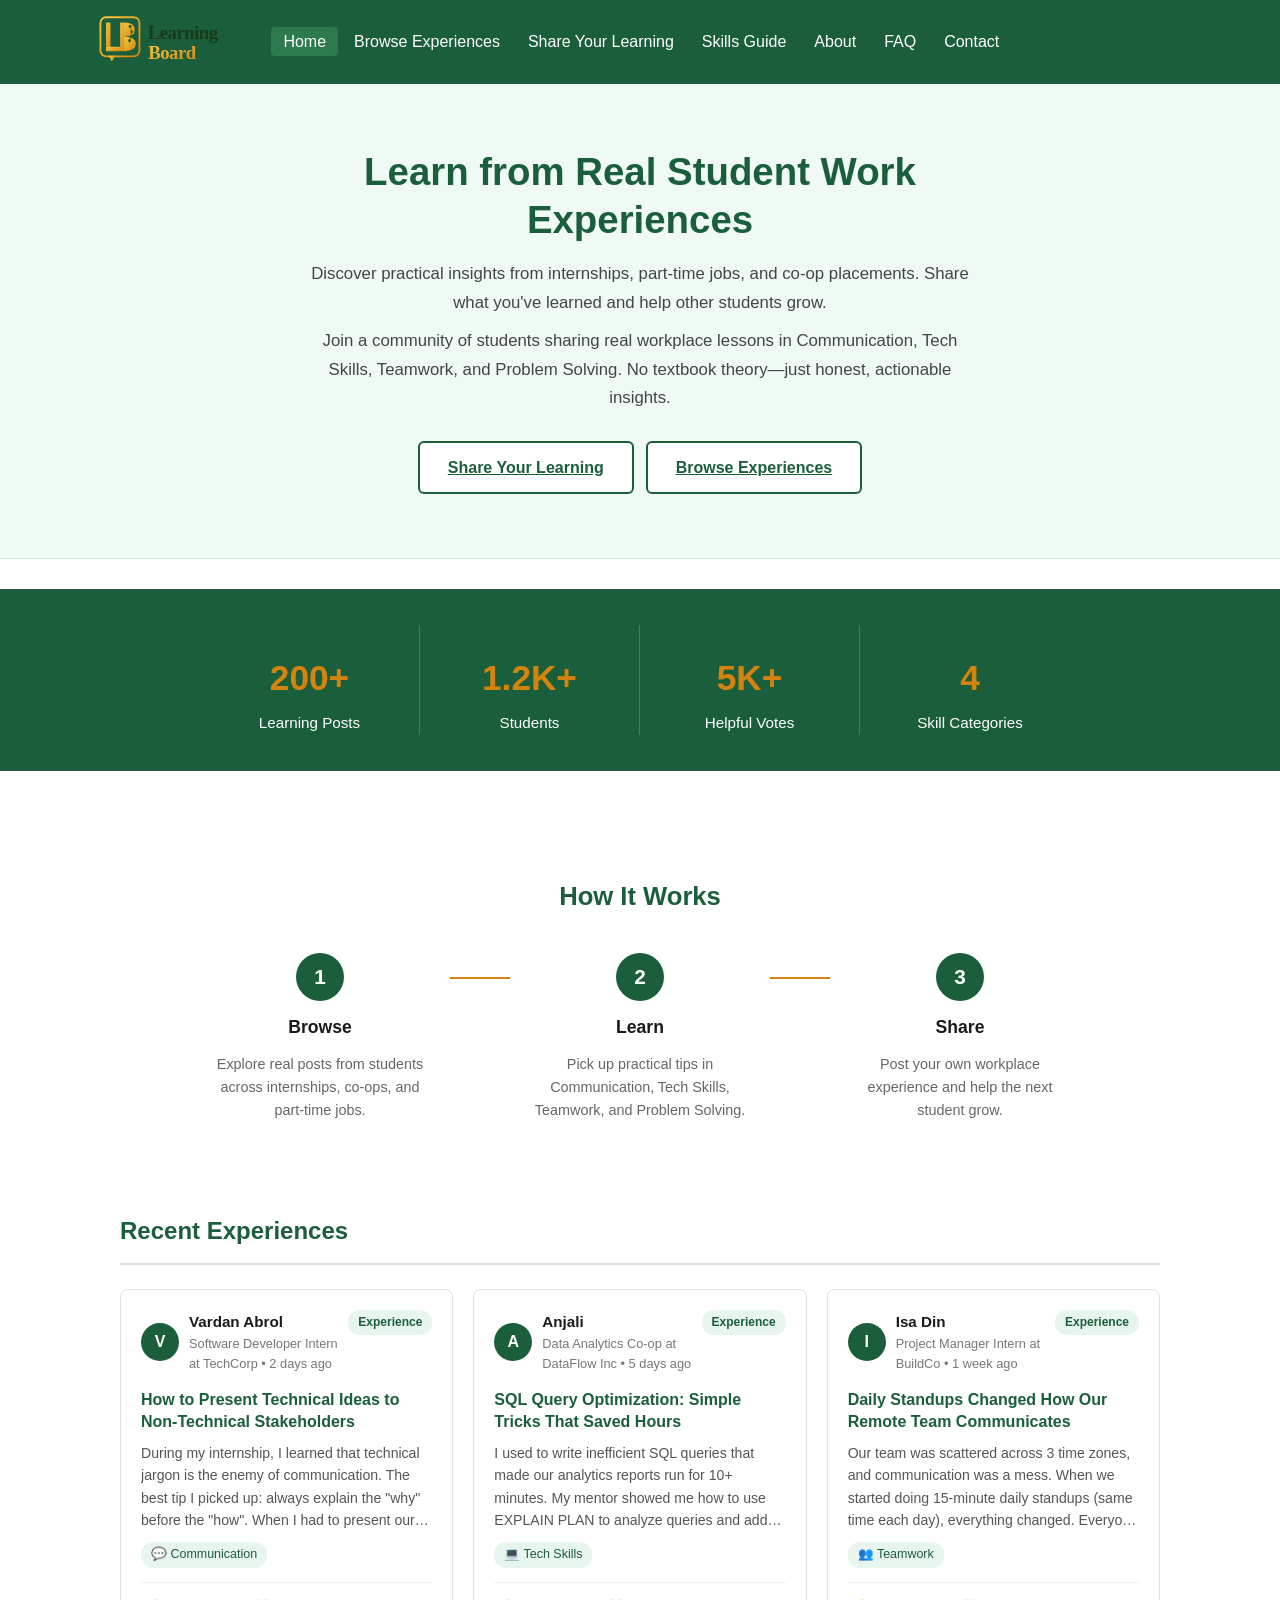
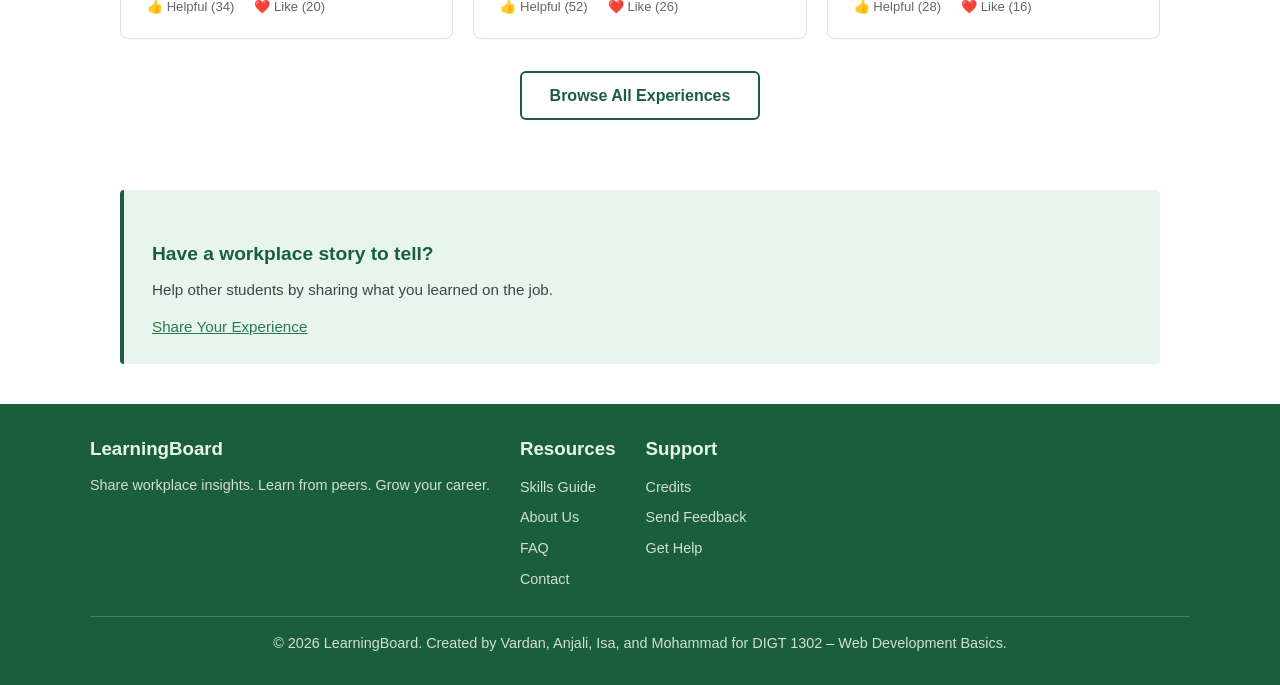
<file: index.html>
<!DOCTYPE html>
<html lang="en">
<head>
    <meta charset="UTF-8">
    <meta name="viewport" content="width=device-width, initial-scale=1.0">
    <title>LearningBoard – Share Work Insights with Fellow Students</title>
    <meta name="description" content="LearningBoard: A platform for students to share workplace experiences and success stories. Learn from real work insights in communication, tech skills, teamwork, and problem-solving.">
    <link rel="stylesheet" href="css/styles.css">
    <link rel="stylesheet" href="css/index.css">
    <link rel="stylesheet" href="https://cdn.jsdelivr.net/npm/bootstrap-icons@1.11.3/font/bootstrap-icons.min.css">
</head>
<body>
    <header>
        <div>
            <a href="index.html">
                <img src="image-files/logo.svg" alt="LearningBoard logo">
            </a>

             <button type="button" aria-controls="primary-menu" aria-expanded="false" aria-label="Toggle navigation menu">
                <i class="bi bi-list"></i>
            </button>

            <nav id="primary-menu" aria-label="Main navigation">
                <ul>
                    <li><a href="index.html" aria-current="page">Home</a></li>
                    <li><a href="browse.html">Browse Experiences</a></li>
                    <li><a href="share.html">Share Your Learning</a></li>
                    <li><a href="skills-guide.html">Skills Guide</a></li>
                    <li><a href="about.html">About</a></li>
                    <li><a href="faq.html">FAQ</a></li>
                    <li><a href="contact.html">Contact</a></li>
                </ul>
            </nav>
        </div>
    </header>


    <main>
        <section class="hero">
            <div class="hero-content">
                <h1>Learn from Real Student Work Experiences</h1>
                <p>
                    Discover practical insights from internships, part-time jobs, and co-op placements.
                    Share what you've learned and help other students grow.
                </p>
                <p>
                    Join a community of students sharing real workplace lessons in Communication, Tech Skills,
                    Teamwork, and Problem Solving. No textbook theory—just honest, actionable insights.
                </p>
                <div class="hero-links">
                    <a href="share.html" class="btn-secondary">Share Your Learning</a>
                    <a href="browse.html" class="btn-secondary">Browse Experiences</a>
                </div>
            </div>
        </section>

        <section class="stats-bar">
            <div>
                <h2>200+</h2>
                <p>Learning Posts</p>
            </div>
            <div>
                <h2>1.2K+</h2>
                <p>Students</p>
            </div>
            <div>
                <h2>5K+</h2>
                <p>Helpful Votes</p>
            </div>
            <div>
                <h2>4</h2>
                <p>Skill Categories</p>
            </div>
        </section>

        <section class="how-it-works">
            <h2>How It Works</h2>
            <div class="steps">
                <div class="step">
                    <div class="step-number">1</div>
                    <h3>Browse</h3>
                    <p>Explore real posts from students across internships, co-ops, and part-time jobs.</p>
                </div>
                <div class="step-divider"></div>
                <div class="step">
                    <div class="step-number">2</div>
                    <h3>Learn</h3>
                    <p>Pick up practical tips in Communication, Tech Skills, Teamwork, and Problem Solving.</p>
                </div>
                <div class="step-divider"></div>
                <div class="step">
                    <div class="step-number">3</div>
                    <h3>Share</h3>
                    <p>Post your own workplace experience and help the next student grow.</p>
                </div>
            </div>
        </section>

        <div class="recent-experiences">
            <section>
                <div class="section-header">
                    <h2>Recent Experiences</h2>
                </div>

                <div class="cards-grid">
                    <!-- Experience Post 1 -->
                    <article data-type="experience" data-category="communication" data-post-id="c2">
                        <div class="card-top">
                            <div class="card-author">
                                <div class="avatar">V</div>
                                <div>
                                    <h3>Vardan Abrol</h3>
                                    <p>Software Developer Intern at TechCorp • 2 days ago</p>
                                </div>
                            </div>
                            <span class="badge">Experience</span>
                        </div>

                        <div class="card-body">
                            <h3>How to Present Technical Ideas to Non-Technical Stakeholders</h3>
                            <p>
                                During my internship, I learned that technical jargon is the enemy of communication.
                                The best tip I picked up: always explain the "why" before the "how". When I had to present
                                our new API architecture to the product team, I started by explaining the business problem
                                we were solving, then the solution. Everyone understood and supported it! Now I always structure
                                my presentations this way.
                            </p>
                            <div class="tags">
                                <span>💬 Communication</span>
                            </div>
                        </div>

                        <div class="card-actions">
                            <button type="button" class="helpful-btn" data-field="helpful" data-base="34" aria-label="Mark as helpful">👍 Helpful (34)</button>
                            <button type="button" class="like-btn" data-field="like" data-base="20" aria-label="Like post">❤️ Like (20)</button>
                        </div>
                    </article>

                    <!-- Experience Post 2 -->
                    <article data-type="experience" data-category="tech" data-post-id="t2">
                        <div class="card-top">
                            <div class="card-author">
                                <div class="avatar">A</div>
                                <div>
                                    <h3>Anjali</h3>
                                    <p>Data Analytics Co-op at DataFlow Inc • 5 days ago</p>
                                </div>
                            </div>
                            <span class="badge">Experience</span>
                        </div>

                        <div class="card-body">
                            <h3>SQL Query Optimization: Simple Tricks That Saved Hours</h3>
                            <p>
                                I used to write inefficient SQL queries that made our analytics reports run for 10+ minutes.
                                My mentor showed me how to use EXPLAIN PLAN to analyze queries and add proper indexes. Now
                                the same reports run in seconds. Key takeaway: always think about database performance from
                                day one, not as an afterthought. It's not as hard as it seems!
                            </p>
                            <div class="tags">
                                <span>💻 Tech Skills</span>
                            </div>
                        </div>

                        <div class="card-actions">
                            <button type="button" class="helpful-btn" data-field="helpful" data-base="52" aria-label="Mark as helpful">👍 Helpful (52)</button>
                            <button type="button" class="like-btn" data-field="like" data-base="26" aria-label="Like post">❤️ Like (26)</button>
                        </div>
                    </article>

                    <!-- Experience Post 3 -->
                    <article data-type="experience" data-category="teamwork" data-post-id="tw1">
                        <div class="card-top">
                            <div class="card-author">
                                <div class="avatar">I</div>
                                <div>
                                    <h3>Isa Din</h3>
                                    <p>Project Manager Intern at BuildCo • 1 week ago</p>
                                </div>
                            </div>
                            <span class="badge">Experience</span>
                        </div>

                        <div class="card-body">
                            <h3>Daily Standups Changed How Our Remote Team Communicates</h3>
                            <p>
                                Our team was scattered across 3 time zones, and communication was a mess. When we started
                                doing 15-minute daily standups (same time each day), everything changed. Everyone knew what
                                others were working on, blockers were surfaced immediately, and we felt more connected.
                                I wish every remote team knew how valuable this simple ritual is.
                            </p>
                            <div class="tags">
                                <span>👥 Teamwork</span>
                            </div>
                        </div>

                        <div class="card-actions">
                            <button type="button" class="helpful-btn" data-field="helpful" data-base="28" aria-label="Mark as helpful">👍 Helpful (28)</button>
                            <button type="button" class="like-btn" data-field="like" data-base="16" aria-label="Like post">❤️ Like (16)</button>
                        </div>
                    </article>
                </div>

                <div class="browse-all">
                    <a href="browse.html">Browse All Experiences</a>
                </div>
            </section>
        </div>

        <section class="cta-banner">
            <div class="cta-banner-inner">
                <h2>Have a workplace story to tell?</h2>
                <p>Help other students by sharing what you learned on the job.</p>
                <a href="share.html">Share Your Experience</a>
            </div>
        </section>

    </main>

    <!-- ===== FOOTER ===== -->
   <footer>
    <div class="footer-columns">
      <div>
        <h3>LearningBoard</h3>
        <p>Share workplace insights. Learn from peers. Grow your career.</p>
      </div>
      <div>
        <h3>Resources</h3>
        <ul>
          <li><a href="skills-guide.html">Skills Guide</a></li>
          <li><a href="about.html">About Us</a></li>
          <li><a href="faq.html">FAQ</a></li>
          <li><a href="contact.html">Contact</a></li>
        </ul>
      </div>
      <div>
        <h3>Support</h3>
        <ul>
          <li><a href="credits.html">Credits</a></li>
          <li><a href="contact.html">Send Feedback</a></li>
          <li><a href="faq.html">Get Help</a></li>
        </ul>
      </div>
    </div>
    <div class="footer-bottom">
      <p>&copy; 2026 LearningBoard. Created by Vardan, Anjali, Isa, and Mohammad for DIGT 1302 – Web Development Basics.</p>
    </div>
  </footer>

    <script src="js/script.js"></script>
</body>
</html>
</file>
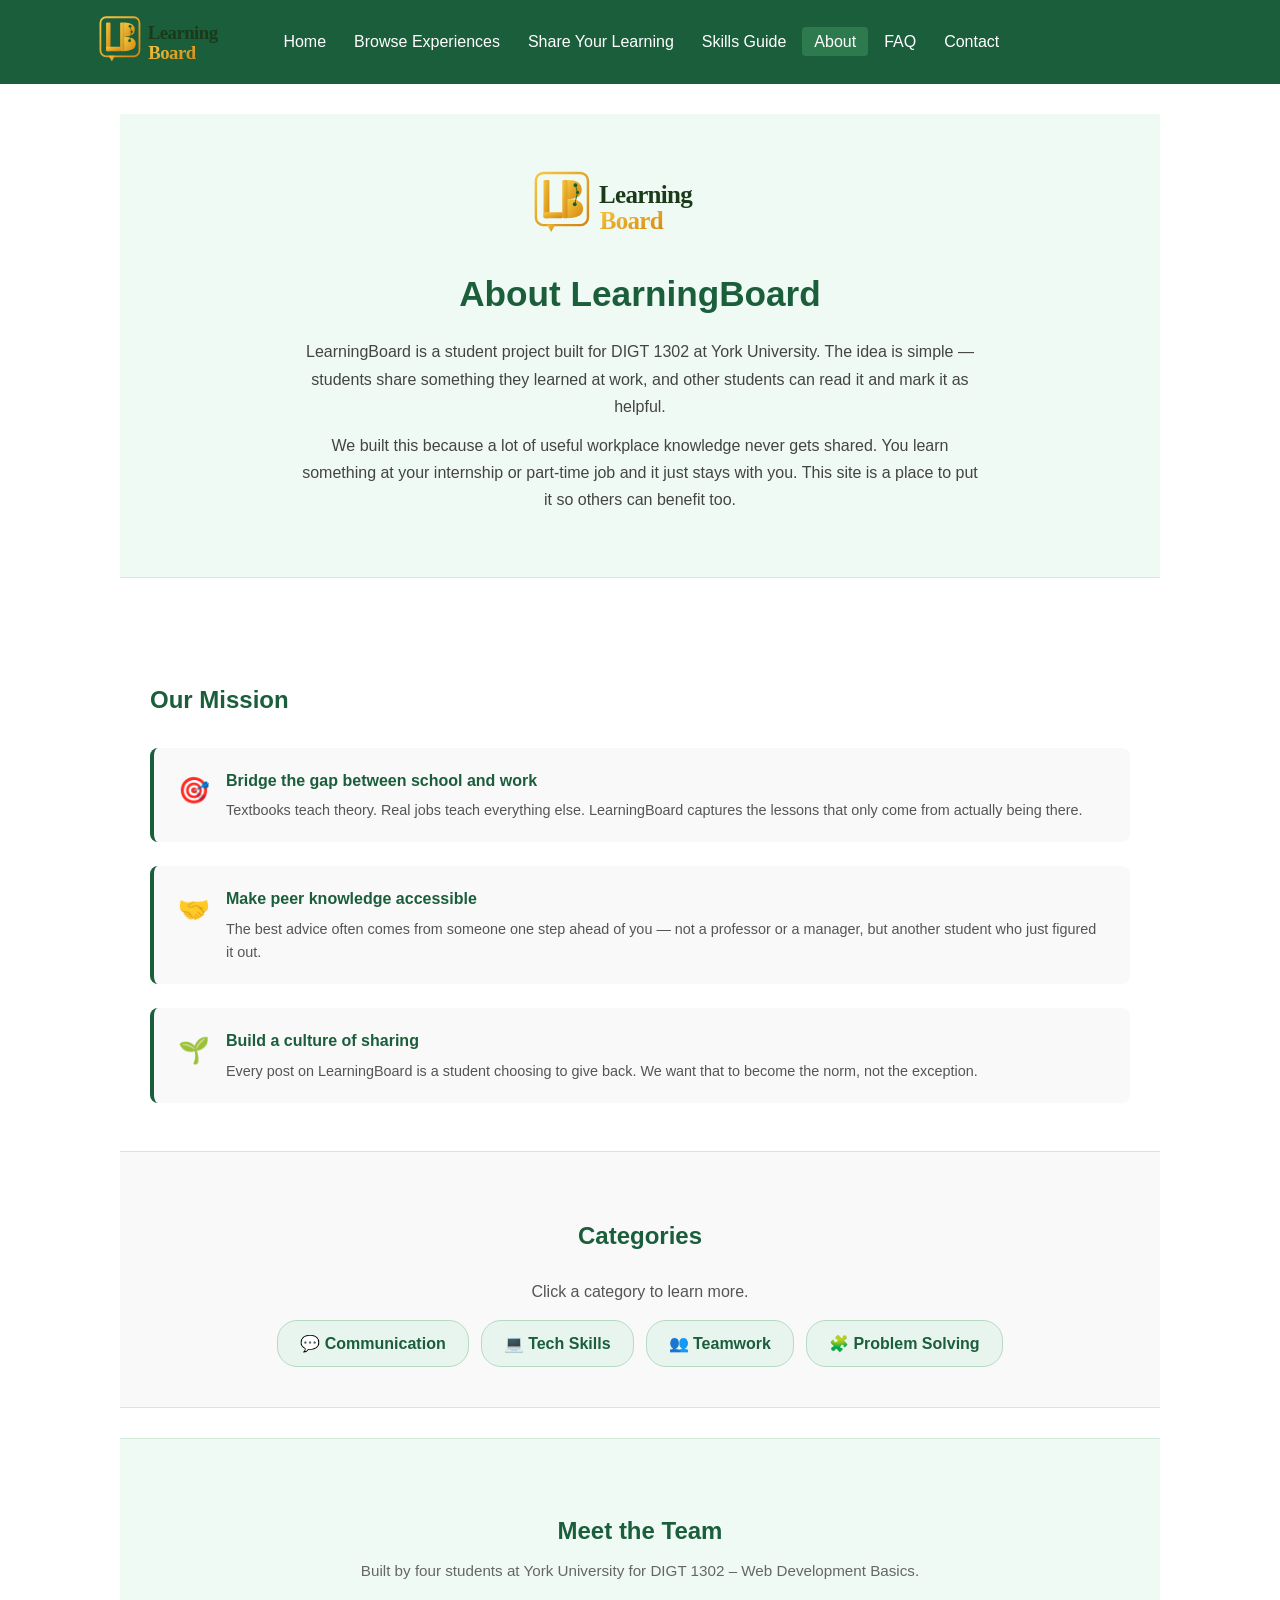
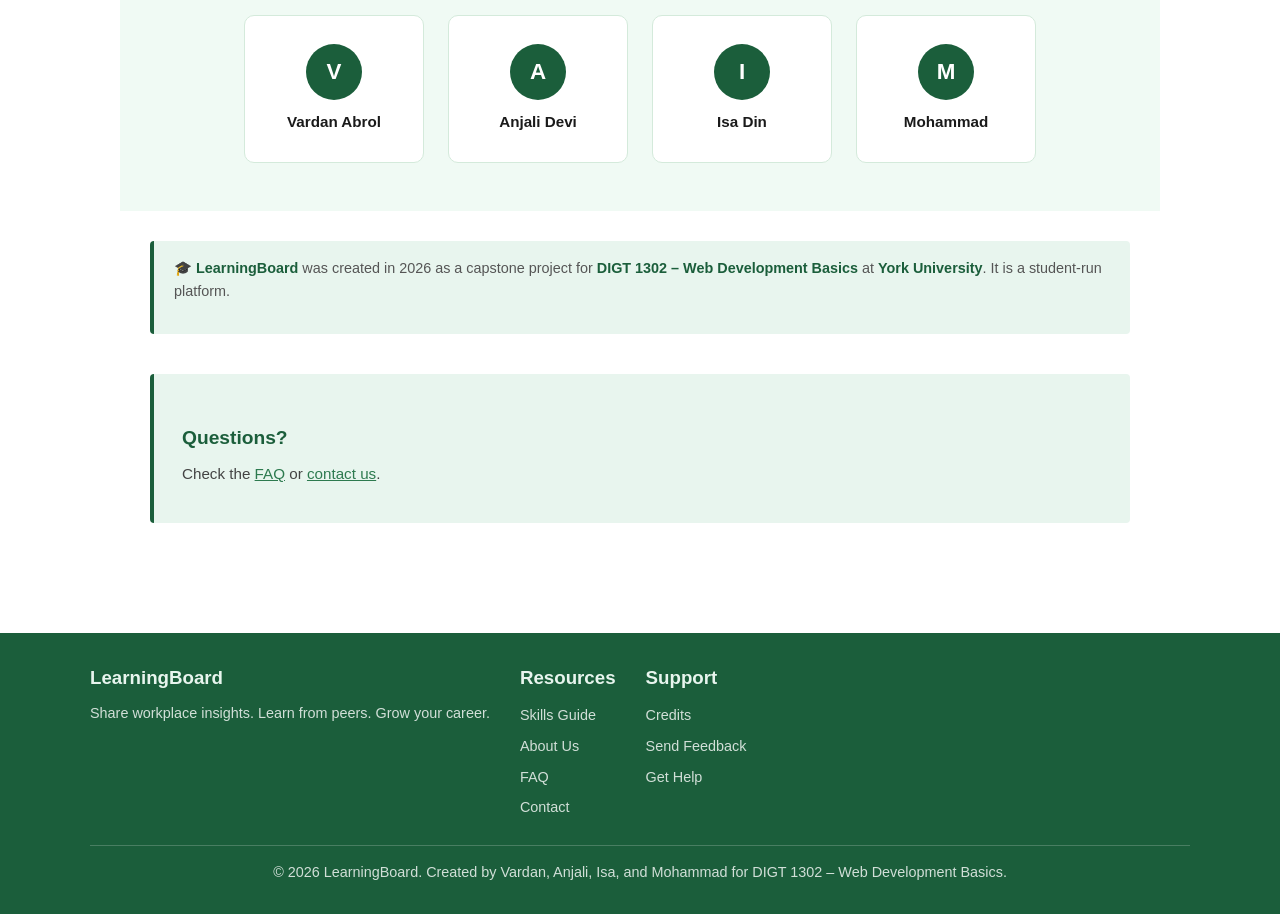
<file: about.html>
<!DOCTYPE html>
<html lang="en">
<head>
    <meta charset="UTF-8">
    <meta name="viewport" content="width=device-width, initial-scale=1.0">
    <title>About – LearningBoard</title>
    <meta name="description" content="Learn about LearningBoard, a student project built at York University.">
    <link rel="stylesheet" href="css/styles.css">
    <link rel="stylesheet" href="css/about.css">
    <link rel="stylesheet" href="https://cdn.jsdelivr.net/npm/bootstrap-icons@1.11.3/font/bootstrap-icons.min.css">
</head>
<body>

    <header>
        <div>
            <a href="index.html">
                <img src="image-files/logo.svg" alt="LearningBoard logo" width="200" height="100">
            </a>

            <button type="button" aria-controls="primary-menu" aria-expanded="false" aria-label="Toggle navigation menu">
                <i class="bi bi-list"></i>
            </button>

            <nav id="primary-menu" aria-label="Main navigation">
                <ul>
                    <li><a href="index.html">Home</a></li>
                    <li><a href="browse.html">Browse Experiences</a></li>
                    <li><a href="share.html">Share Your Learning</a></li>
                    <li><a href="skills-guide.html">Skills Guide</a></li>
                    <li><a href="about.html" aria-current="page">About</a></li>
                    <li><a href="faq.html">FAQ</a></li>
                    <li><a href="contact.html">Contact</a></li>
                </ul>
            </nav>
        </div>
    </header>

    <main>

        <section class="page-hero">
            <img src="image-files/logo.svg" alt="LearningBoard logo" class="hero-logo">
            <h1>About LearningBoard</h1>
            <p>LearningBoard is a student project built for DIGT 1302 at York University. The idea is simple — students share something they learned at work, and other students can read it and mark it as helpful.</p>
            <p>We built this because a lot of useful workplace knowledge never gets shared. You learn something at your internship or part-time job and it just stays with you. This site is a place to put it so others can benefit too.</p>
        </section>

        <section class="mission-section">
            <h2>Our Mission</h2>
            <ul class="mission-list">
                <li>
                    <span class="mission-icon">🎯</span>
                    <div>
                        <strong>Bridge the gap between school and work</strong>
                        <p>Textbooks teach theory. Real jobs teach everything else. LearningBoard captures the lessons that only come from actually being there.</p>
                    </div>
                </li>
                <li>
                    <span class="mission-icon">🤝</span>
                    <div>
                        <strong>Make peer knowledge accessible</strong>
                        <p>The best advice often comes from someone one step ahead of you — not a professor or a manager, but another student who just figured it out.</p>
                    </div>
                </li>
                <li>
                    <span class="mission-icon">🌱</span>
                    <div>
                        <strong>Build a culture of sharing</strong>
                        <p>Every post on LearningBoard is a student choosing to give back. We want that to become the norm, not the exception.</p>
                    </div>
                </li>
            </ul>
        </section>

        <section class="categories-section">
            <h2>Categories</h2>
            <p>Click a category to learn more.</p>
            <ul class="category-pills">
                <li data-category="communication">💬 Communication</li>
                <li data-category="tech">💻 Tech Skills</li>
                <li data-category="teamwork">👥 Teamwork</li>
                <li data-category="problem-solving">🧩 Problem Solving</li>
            </ul>
            <div id="category-info"></div>
        </section>

        <section class="team-section">
            <h2>Meet the Team</h2>
            <p class="team-intro">Built by four students at York University for DIGT 1302 – Web Development Basics.</p>
            <div class="team-grid">
                <div class="member-card">
                    <div class="avatar avatar-large">V</div>
                    <h3>Vardan Abrol</h3>
                </div>
                <div class="member-card">
                    <div class="avatar avatar-large">A</div>
                    <h3>Anjali Devi</h3>
                </div>
                <div class="member-card">
                    <div class="avatar avatar-large">I</div>
                    <h3>Isa Din</h3>
                </div>
                <div class="member-card">
                    <div class="avatar avatar-large">M</div>
                    <h3>Mohammad</h3>
                </div>
            </div>
        </section>

        <div class="university-note">
            <div class="university-callout">
                <p>🎓 <strong>LearningBoard</strong> was created in 2026 as a capstone project for <strong>DIGT 1302 – Web Development Basics</strong> at <strong>York University</strong>. It is a student-run platform.</p>
            </div>
        </div>

        <section class="cta-banner">
            <div class="cta-banner-inner">
                <h2>Questions?</h2>
                <p>Check the <a href="faq.html">FAQ</a> or <a href="contact.html">contact us</a>.</p>
            </div>
        </section>

    </main>

    <footer>
        <div class="footer-columns">
            <div>
                <h3>LearningBoard</h3>
                <p>Share workplace insights. Learn from peers. Grow your career.</p>
            </div>
            <div>
                <h3>Resources</h3>
                <ul>
                    <li><a href="skills-guide.html">Skills Guide</a></li>
                    <li><a href="about.html">About Us</a></li>
                    <li><a href="faq.html">FAQ</a></li>
                    <li><a href="contact.html">Contact</a></li>
                </ul>
            </div>
            <div>
                <h3>Support</h3>
                <ul>
                    <li><a href="credits.html">Credits</a></li>
                    <li><a href="contact.html">Send Feedback</a></li>
                    <li><a href="faq.html">Get Help</a></li>
                </ul>
            </div>
        </div>
        <div class="footer-bottom">
            <p>&copy; <span class="footer-year">2026</span> LearningBoard. Created by Vardan, Anjali, Isa, and Mohammad for DIGT 1302 – Web Development Basics.</p>
        </div>
    </footer>

    <script src="js/script.js"></script>
</body>
</html>
</file>
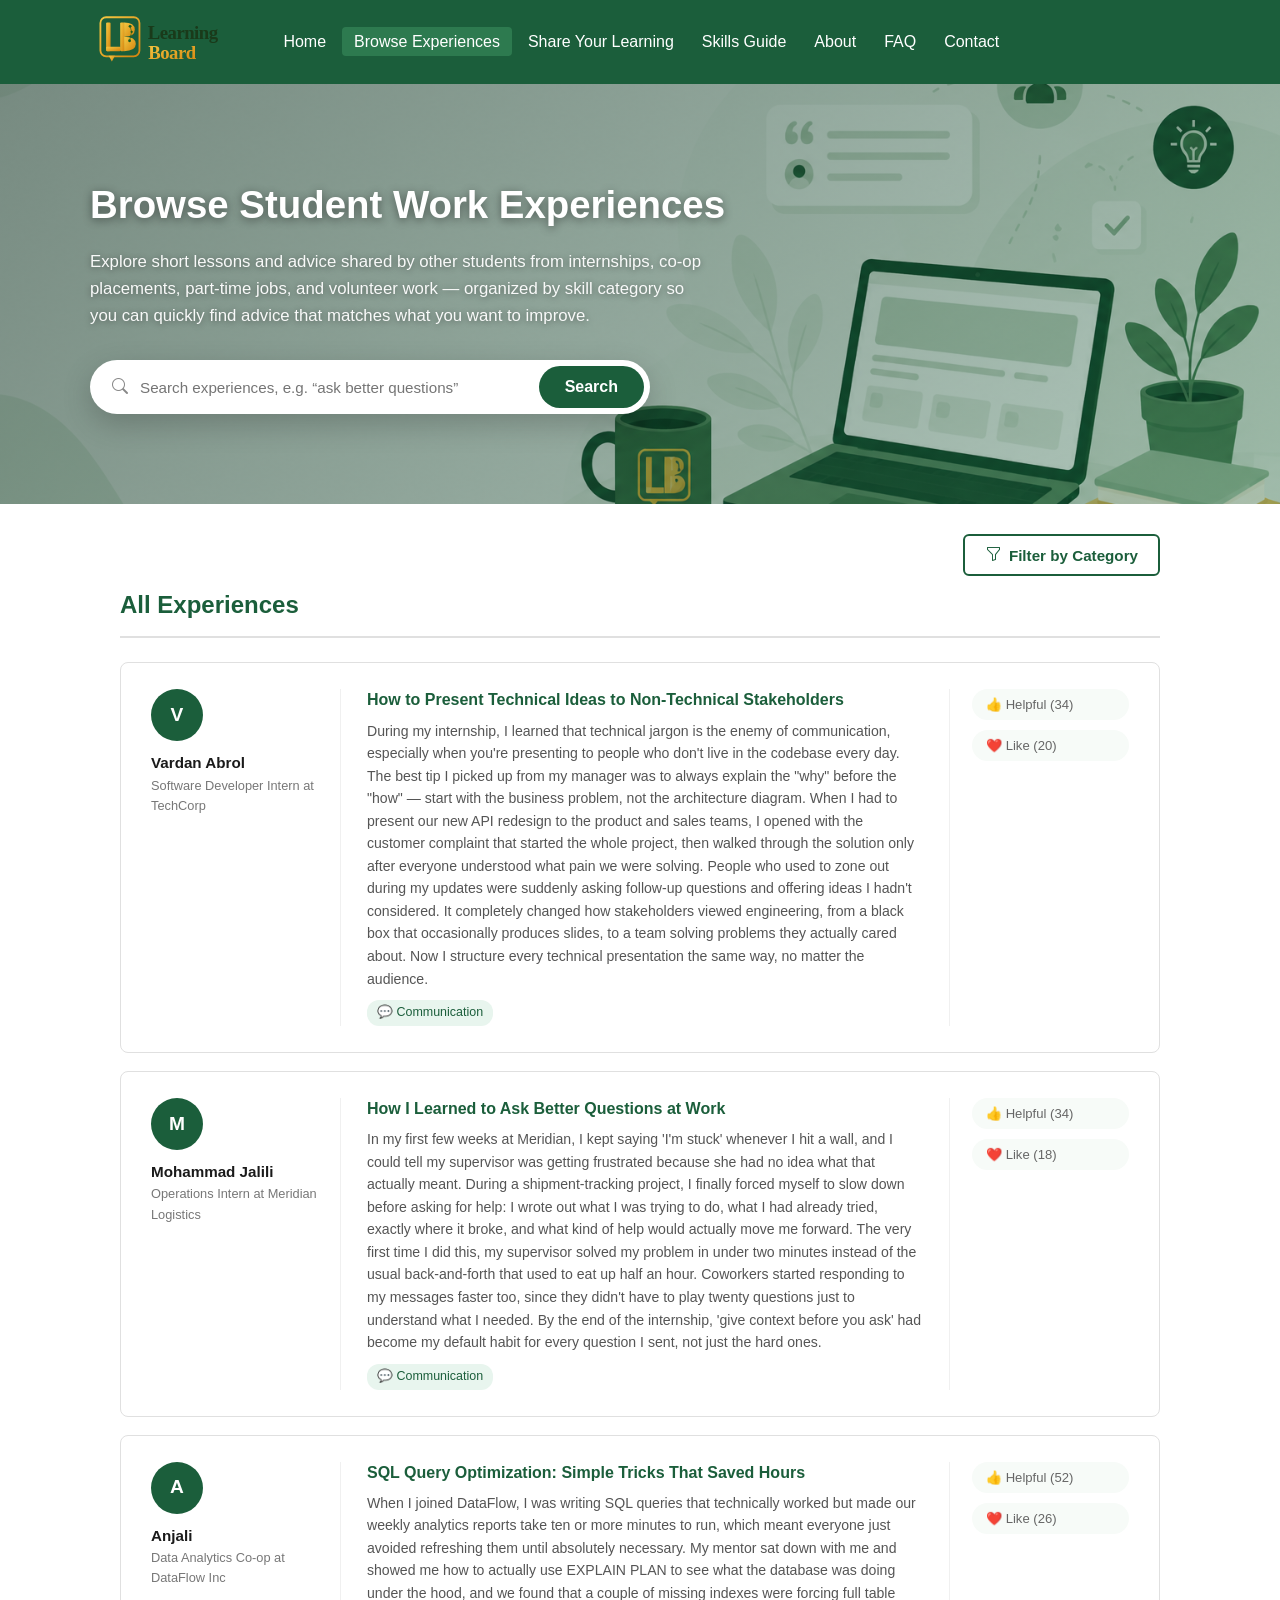
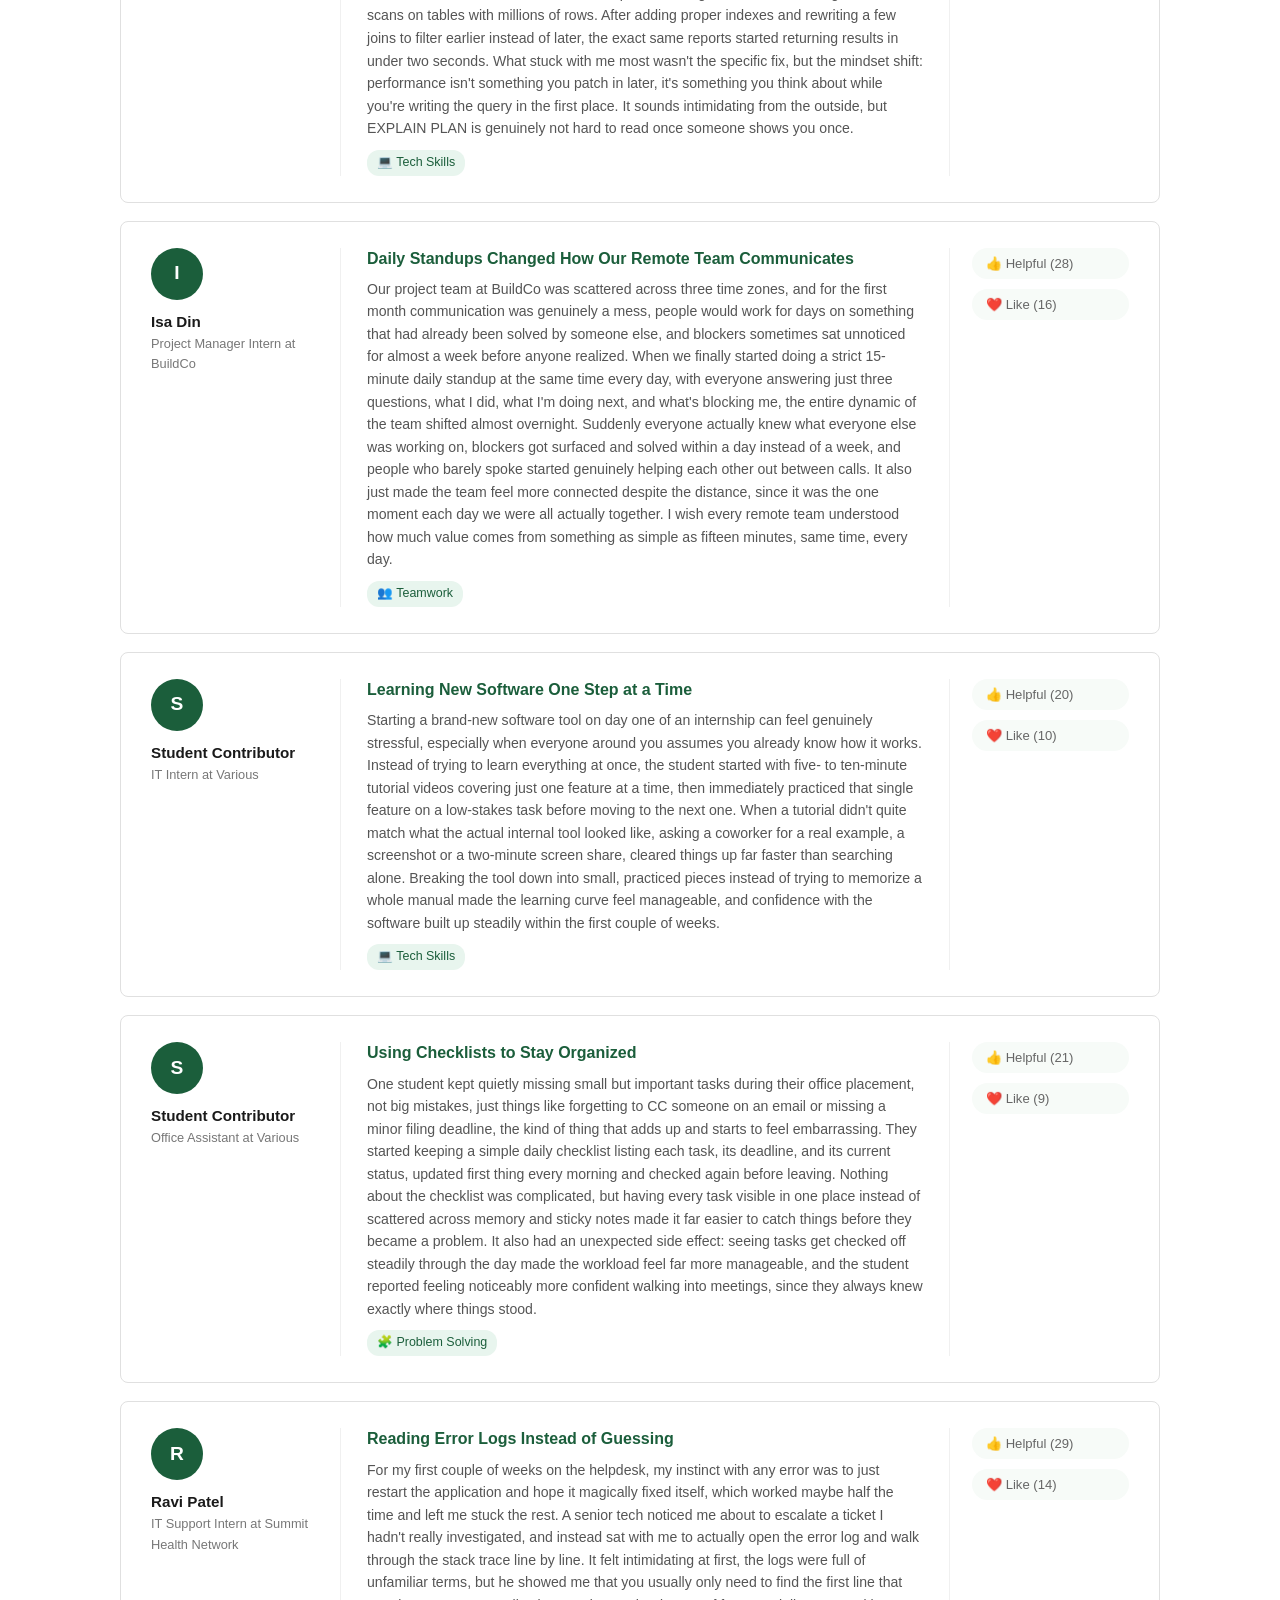
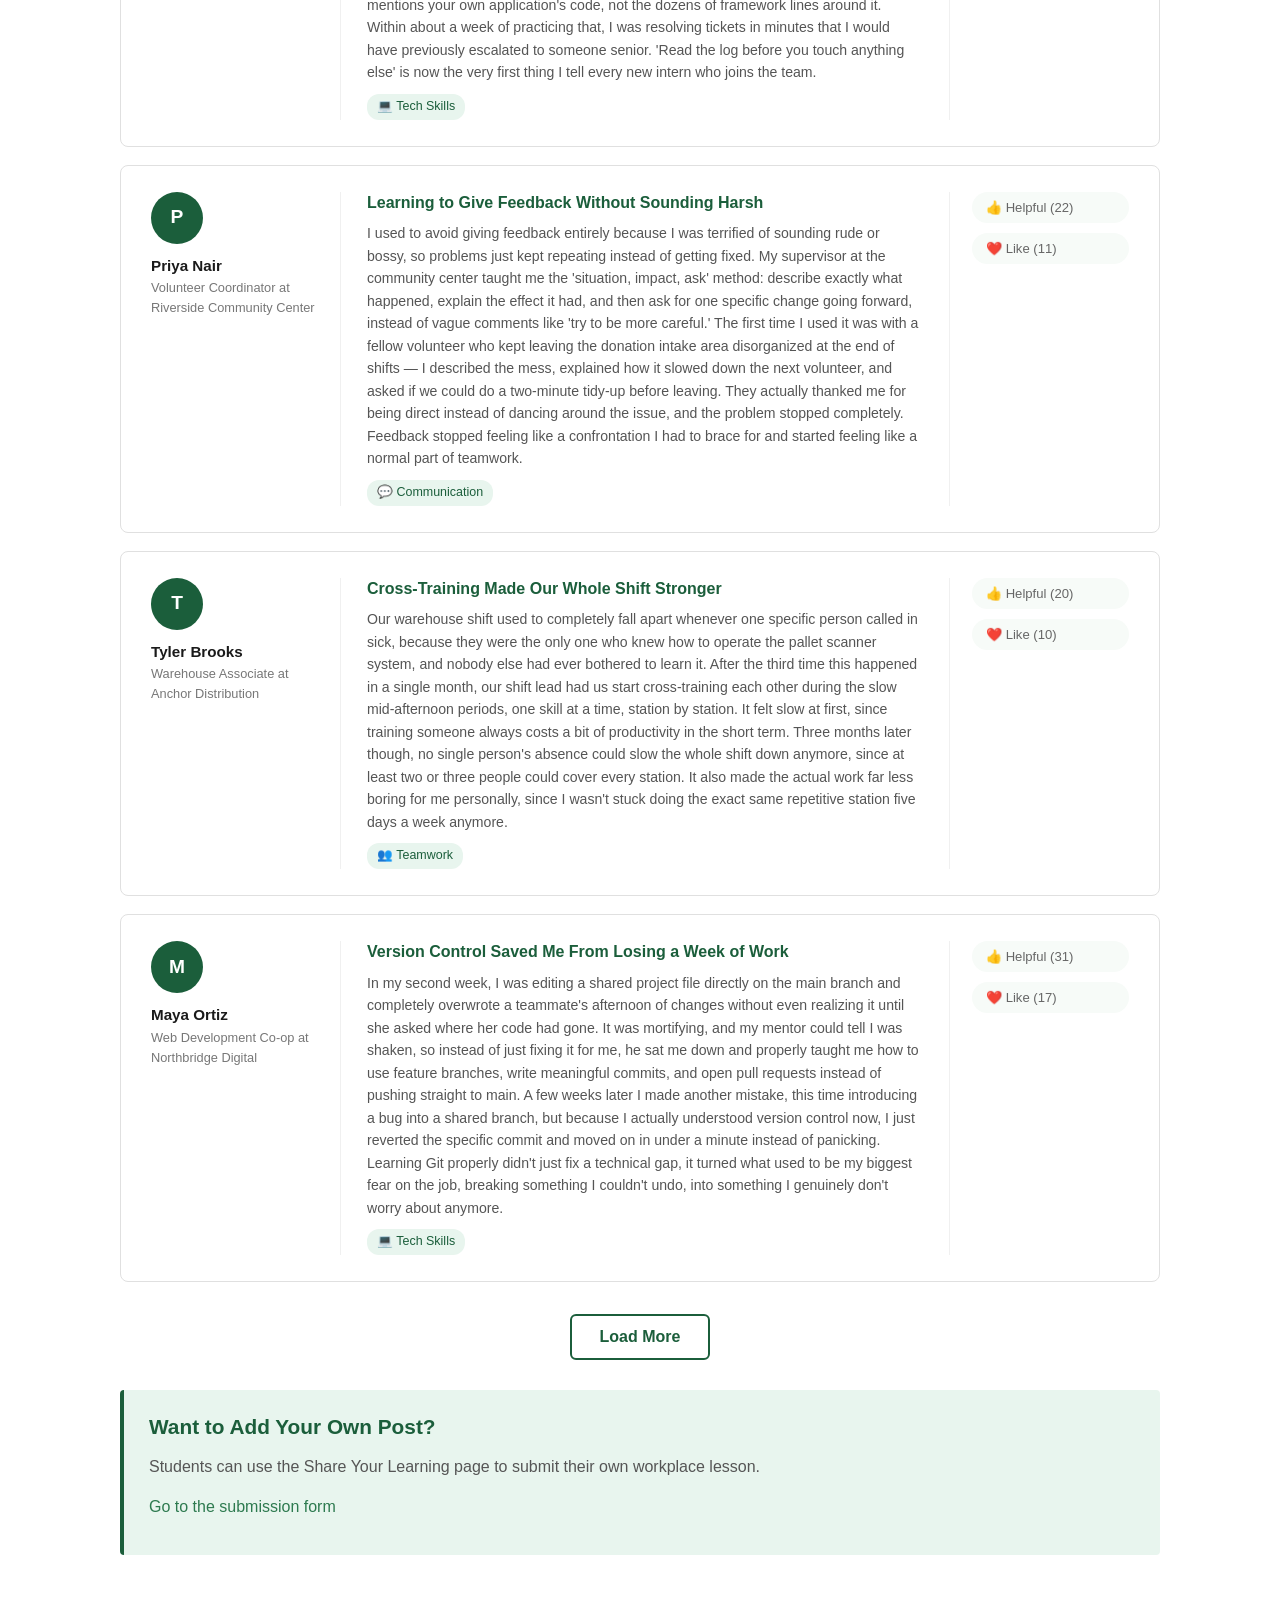
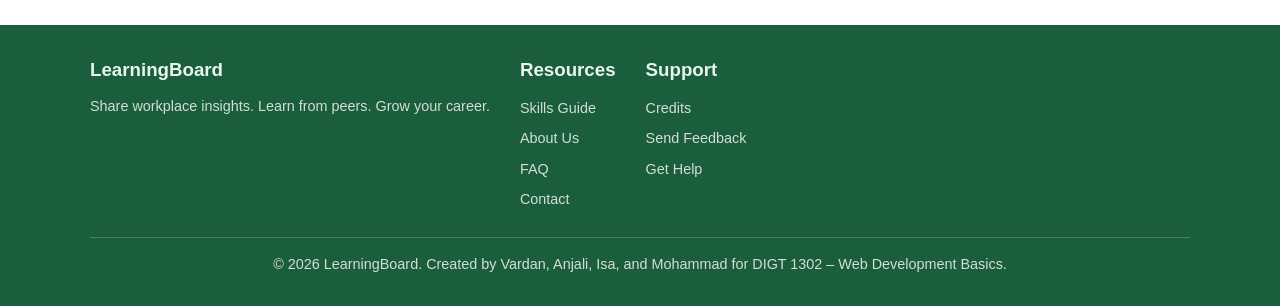
<file: browse.html>
<!DOCTYPE html>
<html lang="en">
<head>
  <meta charset="UTF-8">
  <meta name="viewport" content="width=device-width, initial-scale=1.0">
  <title>Browse Experiences - LearningBoard</title>
  <link rel="stylesheet" href="css/styles.css">
  <link rel="stylesheet" href="css/browse.css">
  <link rel="stylesheet" href="https://cdn.jsdelivr.net/npm/bootstrap-icons@1.11.3/font/bootstrap-icons.min.css">
</head>
<body>
  <header>
    <div>
            <a href="index.html">
                <img src="image-files/logo.svg" alt="LearningBoard logo" width="200" height="100">
            </a>

            <button type="button" aria-controls="primary-menu" aria-expanded="false" aria-label="Toggle navigation menu">
                <i class="bi bi-list"></i>
            </button>

            <nav id="primary-menu" aria-label="Main navigation">
                <ul>
                    <li><a href="index.html">Home</a></li>
                    <li><a href="browse.html" aria-current="page">Browse Experiences</a></li>
                    <li><a href="share.html">Share Your Learning</a></li>
                    <li><a href="skills-guide.html">Skills Guide</a></li>
                    <li><a href="about.html">About</a></li>
                    <li><a href="faq.html">FAQ</a></li>
                    <li><a href="contact.html">Contact</a></li>
                </ul>
            </nav>
        </div>
  </header>

  <section class="browse-hero">
    <div class="browse-hero-inner">
      <h1>Browse Student Work Experiences</h1>
      <p>
        Explore short lessons and advice shared by other students from internships, co-op placements, part-time
        jobs, and volunteer work — organized by skill category so you can quickly find advice that matches what
        you want to improve.
      </p>
      <form class="hero-search" id="hero-search-form" role="search" action="#">
        <i class="bi bi-search" aria-hidden="true"></i>
        <input type="search" id="hero-search-input" aria-label="Search experiences" placeholder="Search experiences, e.g. “ask better questions”">
        <button type="submit" class="btn-primary">Search</button>
      </form>
    </div>
  </section>

    <main class="browse-page">
    <section class="browse-filters">
      <button type="button" id="filter-toggle" class="filter-toggle" aria-expanded="false" aria-controls="filter-panel">
        <i class="bi bi-funnel" aria-hidden="true"></i>
        Filter by Category
      </button>

      <div id="filter-panel" class="filter-panel" hidden>
        <fieldset>
          <legend>Experience Categories</legend>

          <div class="filter-option">
            <input type="checkbox" id="filter-communication" value="communication">
            <label for="filter-communication">💬 Communication</label>
          </div>

          <div class="filter-option">
            <input type="checkbox" id="filter-tech" value="tech">
            <label for="filter-tech">💻 Tech Skills</label>
          </div>

          <div class="filter-option">
            <input type="checkbox" id="filter-teamwork" value="teamwork">
            <label for="filter-teamwork">👥 Teamwork</label>
          </div>

          <div class="filter-option">
            <input type="checkbox" id="filter-problem-solving" value="problem-solving">
            <label for="filter-problem-solving">🧩 Problem Solving</label>
          </div>
        </fieldset>
      </div>
    </section>

    <section>
      <div class="section-header">
        <h2>All Experiences</h2>
      </div>

      <div class="cards-grid" id="posts-container"></div>
      <p class="posts-empty" id="posts-empty" hidden>No experiences match your search or filters yet.</p>

      <div class="load-more-wrap">
        <button type="button" id="load-more-btn" class="btn-secondary">Load More</button>
      </div>
    </section>

    <aside>
      <h2>Want to Add Your Own Post?</h2>
      <p>
        Students can use the Share Your Learning page to submit their own workplace lesson.
      </p>
      <p><a href="share.html">Go to the submission form</a></p>
    </aside>
  </main>

  <footer>
    <div class="footer-columns">
      <div>
        <h3>LearningBoard</h3>
        <p>Share workplace insights. Learn from peers. Grow your career.</p>
      </div>
      <div>
        <h3>Resources</h3>
        <ul>
          <li><a href="skills-guide.html">Skills Guide</a></li>
          <li><a href="about.html">About Us</a></li>
          <li><a href="faq.html">FAQ</a></li>
          <li><a href="contact.html">Contact</a></li>
        </ul>
      </div>
      <div>
        <h3>Support</h3>
        <ul>
          <li><a href="credits.html">Credits</a></li>
          <li><a href="contact.html">Send Feedback</a></li>
          <li><a href="faq.html">Get Help</a></li>
        </ul>
      </div>
    </div>
    <div class="footer-bottom">
      <p>&copy; 2026 LearningBoard. Created by Vardan, Anjali, Isa, and Mohammad for DIGT 1302 – Web Development Basics.</p>
    </div>
  </footer>

  <script src="data/posts.js"></script>
  <script src="js/browse.js"></script>
</body>
</html>
</file>
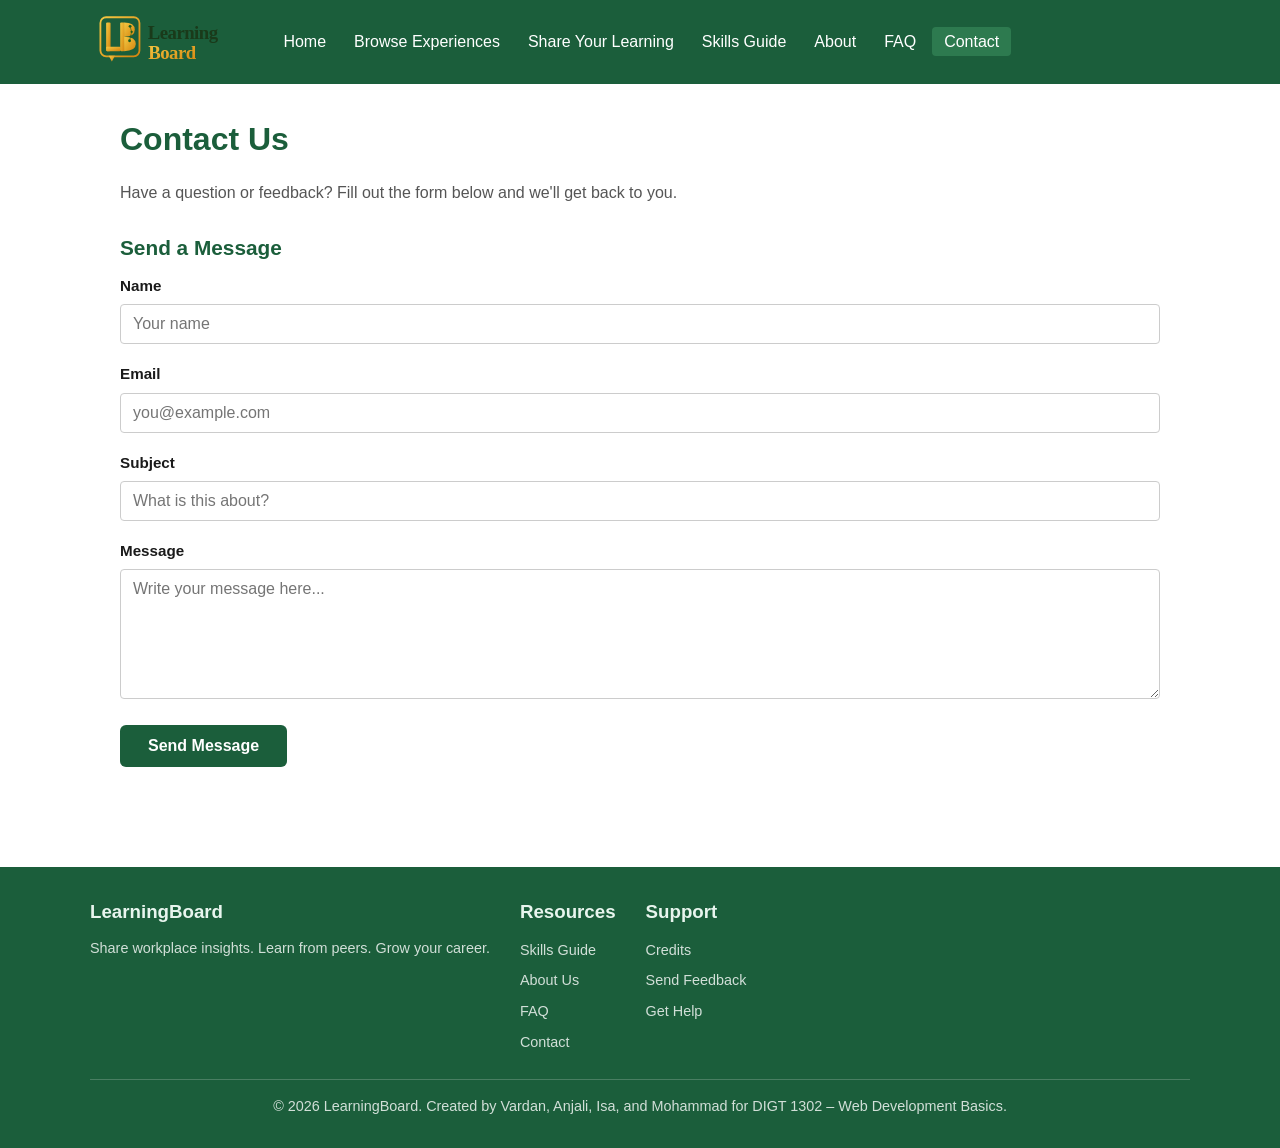
<file: contact.html>
<!DOCTYPE html>
<html lang="en">
<head>
    <meta charset="UTF-8">
    <meta name="viewport" content="width=device-width, initial-scale=1.0">
    <title>Contact – LearningBoard</title>
    <meta name="description" content="Get in touch with the LearningBoard team.">
    <link rel="stylesheet" href="css/styles.css">
    <link rel="stylesheet" href="https://cdn.jsdelivr.net/npm/bootstrap-icons@1.11.3/font/bootstrap-icons.min.css">
</head>
<body>

    <header>
        <div>
            <a href="index.html">
                <img src="image-files/logo.svg" alt="LearningBoard logo" width="200" height="100">
            </a>

            <button type="button" aria-controls="primary-menu" aria-expanded="false" aria-label="Toggle navigation menu">
                <i class="bi bi-list"></i>
            </button>

            <nav id="primary-menu" aria-label="Main navigation">
                <ul>
                    <li><a href="index.html">Home</a></li>
                    <li><a href="browse.html">Browse Experiences</a></li>
                    <li><a href="share.html">Share Your Learning</a></li>
                    <li><a href="skills-guide.html">Skills Guide</a></li>
                    <li><a href="about.html">About</a></li>
                    <li><a href="faq.html">FAQ</a></li>
                    <li><a href="contact.html" aria-current="page">Contact</a></li>
                </ul>
            </nav>
        </div>
    </header>

    <main>

        <section>
            <h1>Contact Us</h1>
            <p>Have a question or feedback? Fill out the form below and we'll get back to you.</p>

            <h2>Send a Message</h2>

            <form action="#" method="post" novalidate>

                <div class="form-group">
                    <label for="name">Name</label>
                    <input type="text" id="name" name="name" placeholder="Your name" required aria-required="true" autocomplete="name">
                </div>

                <div class="form-group">
                    <label for="email">Email</label>
                    <input type="email" id="email" name="email" placeholder="you@example.com" required aria-required="true" autocomplete="email">
                </div>

                <div class="form-group">
                    <label for="subject">Subject</label>
                    <input type="text" id="subject" name="subject" placeholder="What is this about?" required aria-required="true" autocomplete="off">
                </div>

                <div class="form-group">
                    <label for="message">Message</label>
                    <textarea id="message" name="message" rows="6" placeholder="Write your message here..." required aria-required="true"></textarea>
                </div>

                <div class="form-actions">
                    <button type="submit" class="btn-primary">Send Message</button>
                </div>

            </form>
        </section>

    </main>

    <footer>
        <div class="footer-columns">
            <div>
                <h3>LearningBoard</h3>
                <p>Share workplace insights. Learn from peers. Grow your career.</p>
            </div>
            <div>
                <h3>Resources</h3>
                <ul>
                    <li><a href="skills-guide.html">Skills Guide</a></li>
                    <li><a href="about.html">About Us</a></li>
                    <li><a href="faq.html">FAQ</a></li>
                    <li><a href="contact.html">Contact</a></li>
                </ul>
            </div>
            <div>
                <h3>Support</h3>
                <ul>
                    <li><a href="credits.html">Credits</a></li>
                    <li><a href="contact.html">Send Feedback</a></li>
                    <li><a href="faq.html">Get Help</a></li>
                </ul>
            </div>
        </div>
        <div class="footer-bottom">
            <p>&copy; <span class="footer-year">2026</span> LearningBoard. Created by Vardan, Anjali, Isa, and Mohammad for DIGT 1302 – Web Development Basics.</p>
        </div>
    </footer>

    <script src="js/script.js"></script>
</body>
</html>
</file>
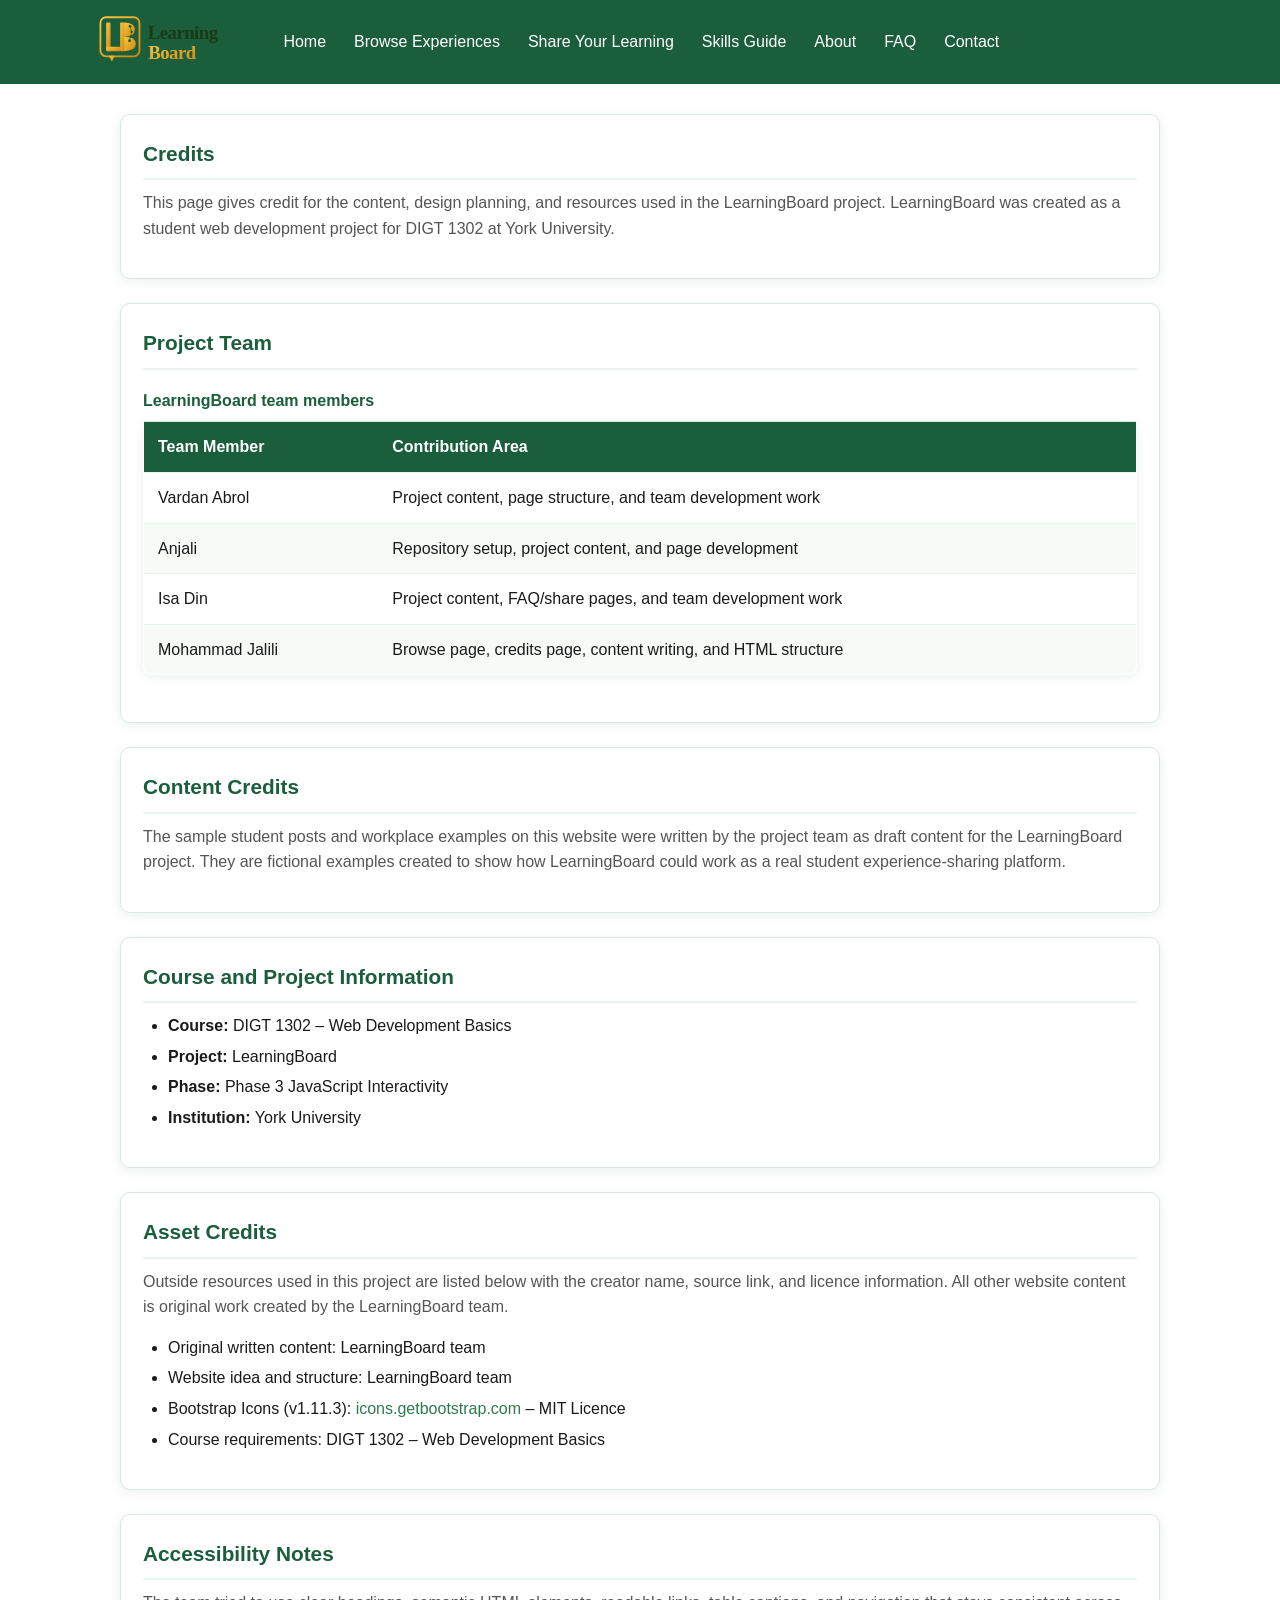
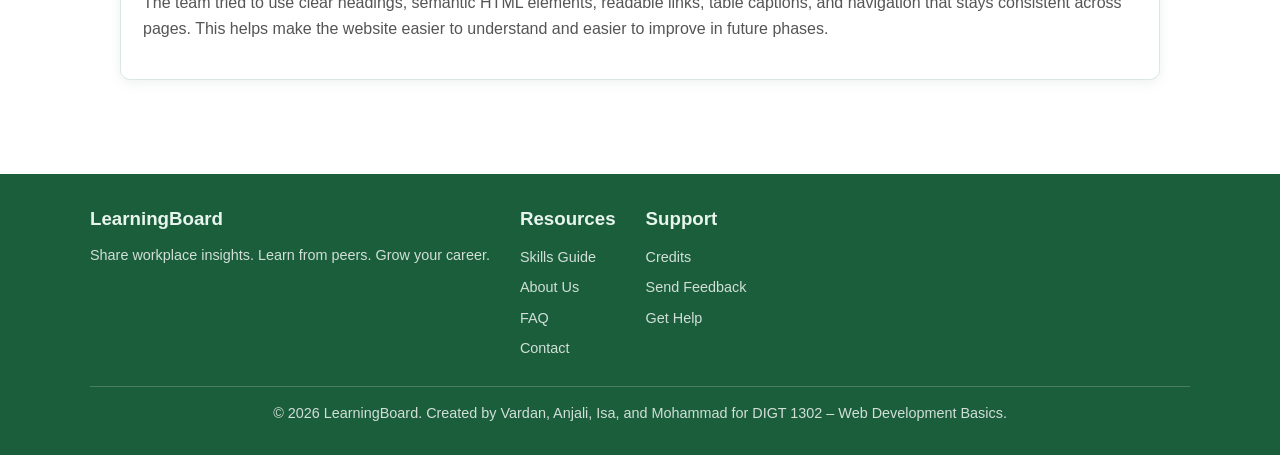
<file: credits.html>
<!DOCTYPE html>
<html lang="en">
<head>
  <meta charset="UTF-8">
  <meta name="viewport" content="width=device-width, initial-scale=1.0">
  <title>Credits - LearningBoard</title>
  <link rel="stylesheet" href="css/styles.css">
  <link rel="stylesheet" href="https://cdn.jsdelivr.net/npm/bootstrap-icons@1.11.3/font/bootstrap-icons.min.css">
</head>
<body>
  <header>
    <div>
      <a href="index.html">
        <img src="image-files/logo.svg" alt="LearningBoard logo" width="200" height="100">
      </a>

      <button type="button" aria-controls="primary-menu" aria-expanded="false" aria-label="Toggle navigation menu">
        <i class="bi bi-list"></i>
      </button>

      <nav id="primary-menu" aria-label="Main navigation">
        <ul>
          <li><a href="index.html">Home</a></li>
          <li><a href="browse.html">Browse Experiences</a></li>
          <li><a href="share.html">Share Your Learning</a></li>
          <li><a href="skills-guide.html">Skills Guide</a></li>
          <li><a href="about.html">About</a></li>
          <li><a href="faq.html">FAQ</a></li>
          <li><a href="contact.html">Contact</a></li>
        </ul>
      </nav>
    </div>
  </header>

  <main class="credits-page">
    <section>
      <h2>Credits</h2>
      <p>
        This page gives credit for the content, design planning, and resources used in the LearningBoard project.
        LearningBoard was created as a student web development project for DIGT 1302 at York University.
      </p>
    </section>

    <section>
      <h2>Project Team</h2>

      <table>
        <caption>LearningBoard team members</caption>
        <thead>
          <tr>
            <th scope="col">Team Member</th>
            <th scope="col">Contribution Area</th>
          </tr>
        </thead>
        <tbody>
          <tr>
            <td>Vardan Abrol</td>
            <td>Project content, page structure, and team development work</td>
          </tr>
          <tr>
            <td>Anjali</td>
            <td>Repository setup, project content, and page development</td>
          </tr>
          <tr>
            <td>Isa Din</td>
            <td>Project content, FAQ/share pages, and team development work</td>
          </tr>
          <tr>
            <td>Mohammad Jalili</td>
            <td>Browse page, credits page, content writing, and HTML structure</td>
          </tr>
        </tbody>
      </table>
    </section>

    <section>
      <h2>Content Credits</h2>
      <p>
        The sample student posts and workplace examples on this website were written by the project team as draft
        content for the LearningBoard project. They are fictional examples created to show how LearningBoard could
        work as a real student experience-sharing platform.
      </p>
    </section>

    <section>
      <h2>Course and Project Information</h2>
      <ul>
        <li><strong>Course:</strong> DIGT 1302 – Web Development Basics</li>
        <li><strong>Project:</strong> LearningBoard</li>
        <li><strong>Phase:</strong> Phase 3 JavaScript Interactivity</li>
        <li><strong>Institution:</strong> York University</li>
      </ul>
    </section>

    <section>
      <h2>Asset Credits</h2>
      <p>
        Outside resources used in this project are listed below with the creator name, source link, and licence information.
        All other website content is original work created by the LearningBoard team.
      </p>

      <ul>
        <li>Original written content: LearningBoard team</li>
        <li>Website idea and structure: LearningBoard team</li>
        <li>Bootstrap Icons (v1.11.3): <a href="https://icons.getbootstrap.com" target="_blank" rel="noopener">icons.getbootstrap.com</a> – MIT Licence</li>
        <li>Course requirements: DIGT 1302 – Web Development Basics</li>
      </ul>
    </section>

    <section>
      <h2>Accessibility Notes</h2>
      <p>
        The team tried to use clear headings, semantic HTML elements, readable links, table captions, and navigation
        that stays consistent across pages. This helps make the website easier to understand and easier to improve
        in future phases.
      </p>
    </section>

  </main>

  <footer>
    <div class="footer-columns">
      <div>
        <h3>LearningBoard</h3>
        <p>Share workplace insights. Learn from peers. Grow your career.</p>
      </div>
      <div>
        <h3>Resources</h3>
        <ul>
          <li><a href="skills-guide.html">Skills Guide</a></li>
          <li><a href="about.html">About Us</a></li>
          <li><a href="faq.html">FAQ</a></li>
          <li><a href="contact.html">Contact</a></li>
        </ul>
      </div>
      <div>
        <h3>Support</h3>
        <ul>
          <li><a href="credits.html" aria-current="page">Credits</a></li>
          <li><a href="contact.html">Send Feedback</a></li>
          <li><a href="faq.html">Get Help</a></li>
        </ul>
      </div>
    </div>
    <div class="footer-bottom">
      <p>&copy; <span class="footer-year">2026</span> LearningBoard. Created by Vardan, Anjali, Isa, and Mohammad for DIGT 1302 – Web Development Basics.</p>
    </div>
  </footer>

  <script src="js/script.js"></script>
</body>
</html>
</file>
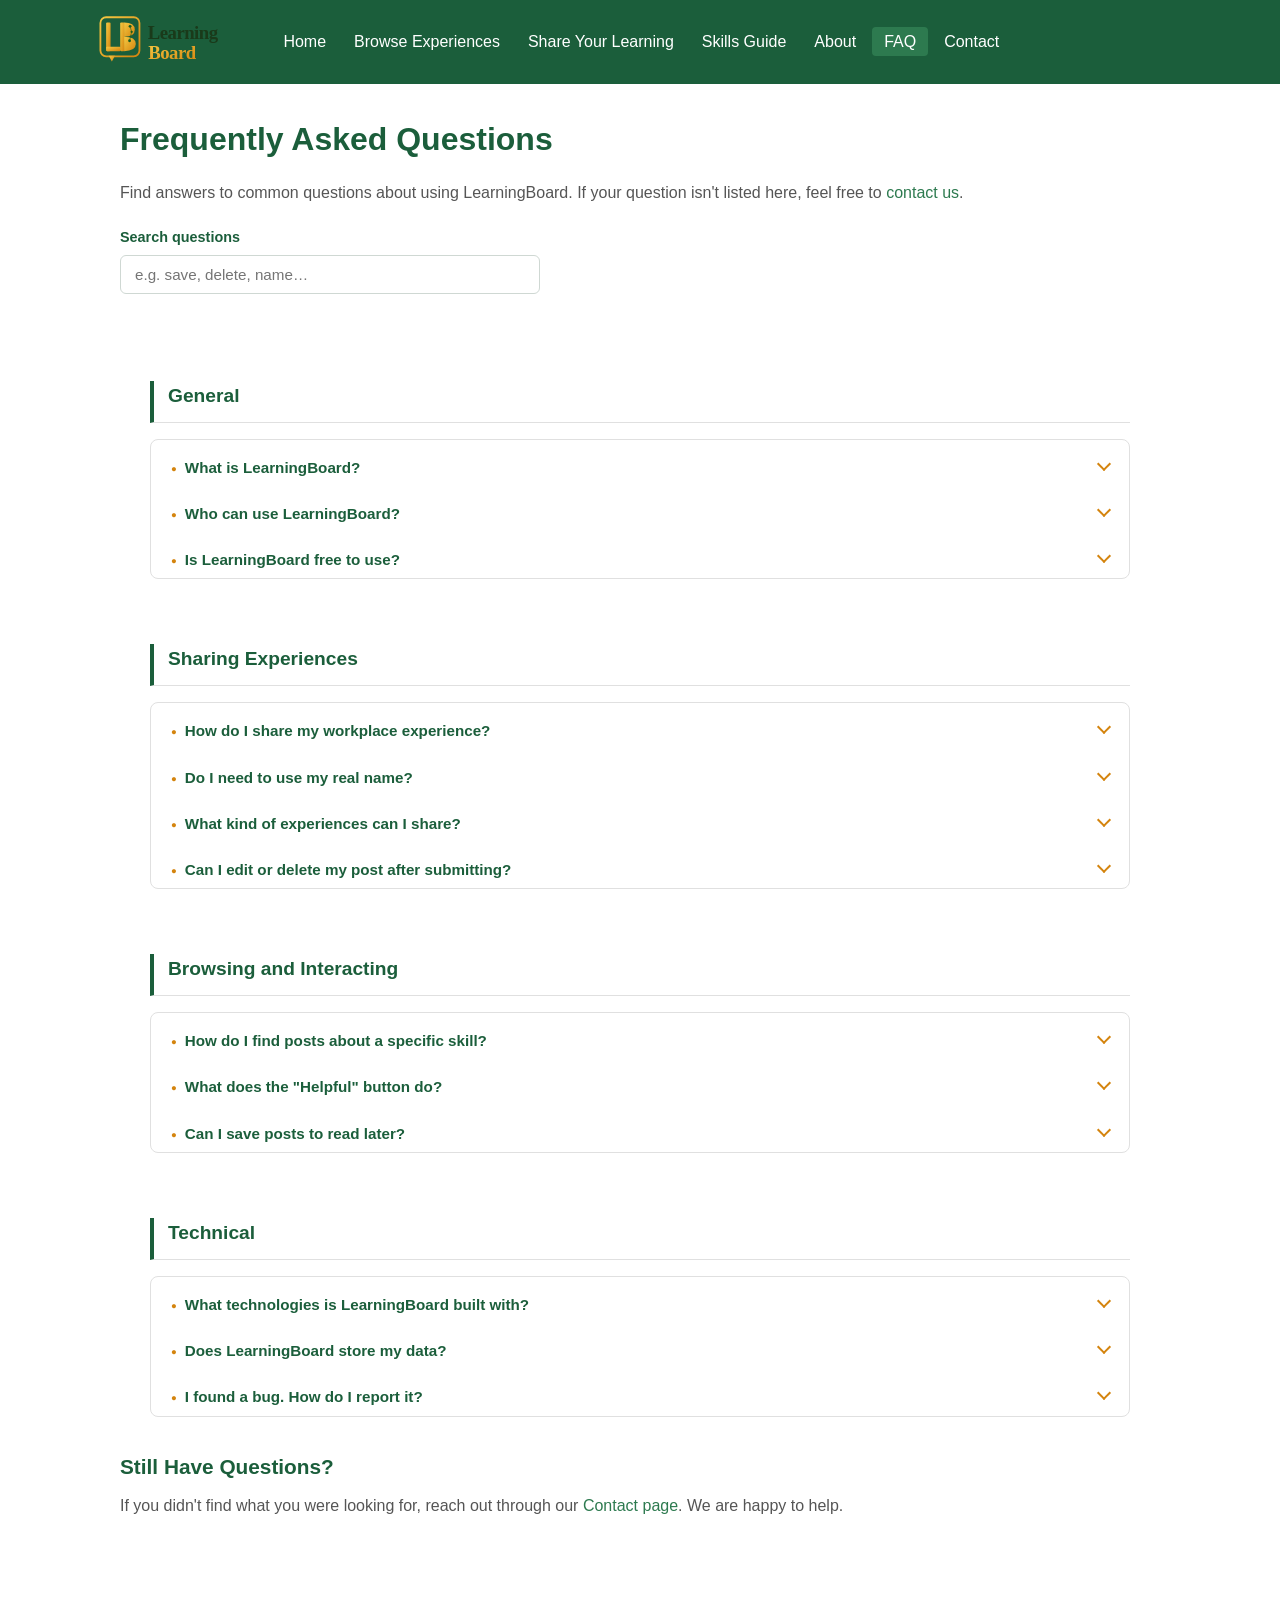
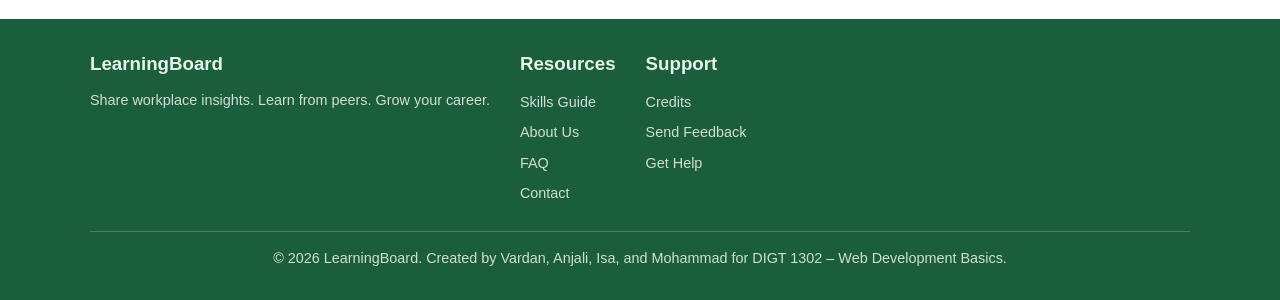
<file: faq.html>
<!DOCTYPE html>
<html lang="en">
<head>
    <meta charset="UTF-8">
    <meta name="viewport" content="width=device-width, initial-scale=1.0">
    <title>FAQ – LearningBoard</title>
    <meta name="description" content="Frequently asked questions about LearningBoard — how to share experiences, browse posts, and get the most out of the platform.">
    <link rel="stylesheet" href="css/styles.css">
    <link rel="stylesheet" href="https://cdn.jsdelivr.net/npm/bootstrap-icons@1.11.3/font/bootstrap-icons.min.css">
</head>
<body>

    <!-- ===== HEADER & NAV ===== -->
    <header>
        <div>
            <a href="index.html">
                <img src="image-files/logo.svg" alt="LearningBoard logo" width="200" height="100">
            </a>

            <button type="button" aria-controls="primary-menu" aria-expanded="false" aria-label="Toggle navigation menu">
                <i class="bi bi-list"></i>
            </button>

            <nav id="primary-menu" aria-label="Main navigation">
                <ul>
                    <li><a href="index.html">Home</a></li>
                    <li><a href="browse.html">Browse Experiences</a></li>
                    <li><a href="share.html">Share Your Learning</a></li>
                    <li><a href="skills-guide.html">Skills Guide</a></li>
                    <li><a href="about.html">About</a></li>
                    <li><a href="faq.html" aria-current="page">FAQ</a></li>
                    <li><a href="contact.html">Contact</a></li>
                </ul>
            </nav>
        </div>
    </header>

    <!-- ===== MAIN CONTENT ===== -->
    <main class="faq-page">

        <section>
            <h1>Frequently Asked Questions</h1>
            <p>
                Find answers to common questions about using LearningBoard. If your question
                isn't listed here, feel free to <a href="contact.html">contact us</a>.
            </p>

            <div class="faq-search">
                <label for="faq-search-input">Search questions</label>
                <input
                    type="search"
                    id="faq-search-input"
                    placeholder="e.g. save, delete, name…"
                    autocomplete="off"
                >
                <p id="faq-search-count" class="faq-search-count" aria-live="polite"></p>
                <p id="faq-search-empty" class="faq-search-empty" hidden>
                    No questions match your search. Try a different keyword or
                    <a href="contact.html">contact us</a>.
                </p>
            </div>
        </section>

        <!-- General Questions -->
        <section class="faq-section">
            <h2>General</h2>
            <dl class="faq-card">
                <dt>What is LearningBoard?</dt>
                <dd>
                    LearningBoard is a student-driven platform where learners share real
                    workplace insights from internships, co-op placements, and part-time
                    jobs. It helps students prepare for professional environments by learning
                    from their peers' experiences.
                </dd>

                <dt>Who can use LearningBoard?</dt>
                <dd>
                    Anyone can browse and read posts. The platform is designed primarily for
                    post-secondary students who are preparing for, currently in, or recently
                    finished a work-integrated learning experience.
                </dd>

                <dt>Is LearningBoard free to use?</dt>
                <dd>
                    Yes. LearningBoard is completely free. It was built as a student project
                    at York University and is hosted on GitHub Pages at no cost.
                </dd>
            </dl>
        </section>

        <!-- Sharing Experiences -->
        <section class="faq-section">
            <h2>Sharing Experiences</h2>
            <dl class="faq-card">
                <dt>How do I share my workplace experience?</dt>
                <dd>
                    Go to the <a href="share.html">Share Your Learning</a> page, fill out
                    the form with details about your role, company, and the lesson you
                    learned, then submit it. Your post will appear on the Browse Experiences
                    page.
                </dd>

                <dt>Do I need to use my real name?</dt>
                <dd>
                    You can use your first name, a nickname, or initials — whatever you are
                    comfortable with. We do not require a full legal name.
                </dd>

                <dt>What kind of experiences can I share?</dt>
                <dd>
                    Anything you learned at work that could help another student. This could
                    be a communication tip, a technical skill, a teamwork strategy, or a
                    problem-solving approach. Posts should be respectful and constructive.
                </dd>

                <dt>Can I edit or delete my post after submitting?</dt>
                <dd>
                    Currently, posts cannot be edited or deleted through the site. If you
                    need a change, please <a href="contact.html">contact us</a> and we will
                    help.
                </dd>
            </dl>
        </section>

        <!-- Browsing and Interacting -->
        <section class="faq-section">
            <h2>Browsing and Interacting</h2>
            <dl class="faq-card">
                <dt>How do I find posts about a specific skill?</dt>
                <dd>
                    On the <a href="browse.html">Browse Experiences</a> page, you can
                    filter posts by category: Communication, Tech Skills, Teamwork, or
                    Problem Solving. You can also search by keyword.
                </dd>

                <dt>What does the "Helpful" button do?</dt>
                <dd>
                    Clicking "Helpful" lets the author know that their post was useful to
                    you. Posts with more helpful votes appear higher in the feed, making it
                    easier for others to find valuable content.
                </dd>

                <dt>Can I save posts to read later?</dt>
                <dd>
                    Yes. Click the "Save" button on any post to bookmark it. You can view
                    your saved posts from the Browse Experiences page using the saved
                    filter.
                </dd>
            </dl>
        </section>

        <!-- Technical Questions -->
        <section class="faq-section">
            <h2>Technical</h2>
            <dl class="faq-card">
                <dt>What technologies is LearningBoard built with?</dt>
                <dd>
                    LearningBoard uses HTML5, CSS3, and vanilla JavaScript — no external
                    frameworks or libraries. It is hosted on GitHub Pages.
                </dd>

                <dt>Does LearningBoard store my data?</dt>
                <dd>
                    LearningBoard is a front-end application and does not have a back-end
                    server or database. Any data entered into forms is handled on the client
                    side only. In the future, local storage may be used to save preferences.
                </dd>

                <dt>I found a bug. How do I report it?</dt>
                <dd>
                    Please use the <a href="contact.html">Contact</a> page or open an issue
                    on our
                    <a href="https://github.com/AnjaliDeviMehra/learning-board" target="_blank" rel="noopener noreferrer">GitHub repository</a>.
                </dd>
            </dl>
        </section>

        <!-- Still have questions? -->
        <section>
            <h2>Still Have Questions?</h2>
            <p>
                If you didn't find what you were looking for, reach out through our
                <a href="contact.html">Contact page</a>. We are happy to help.
            </p>
        </section>

    </main>

    <!-- ===== FOOTER ===== -->
    <footer>
        <div class="footer-columns">
      <div>
        <h3>LearningBoard</h3>
        <p>Share workplace insights. Learn from peers. Grow your career.</p>
      </div>
      <div>
        <h3>Resources</h3>
        <ul>
          <li><a href="skills-guide.html">Skills Guide</a></li>
          <li><a href="about.html">About Us</a></li>
          <li><a href="faq.html">FAQ</a></li>
          <li><a href="contact.html">Contact</a></li>
        </ul>
      </div>
      <div>
        <h3>Support</h3>
        <ul>
          <li><a href="credits.html">Credits</a></li>
          <li><a href="contact.html">Send Feedback</a></li>
          <li><a href="faq.html">Get Help</a></li>
        </ul>
      </div>
    </div>
    <div class="footer-bottom">
      <p>&copy; 2026 LearningBoard. Created by Vardan, Anjali, Isa, and Mohammad for DIGT 1302 – Web Development Basics.</p>
    </div>
    </footer>

    <script src="js/faq.js"></script>
</body>
</html>
</file>
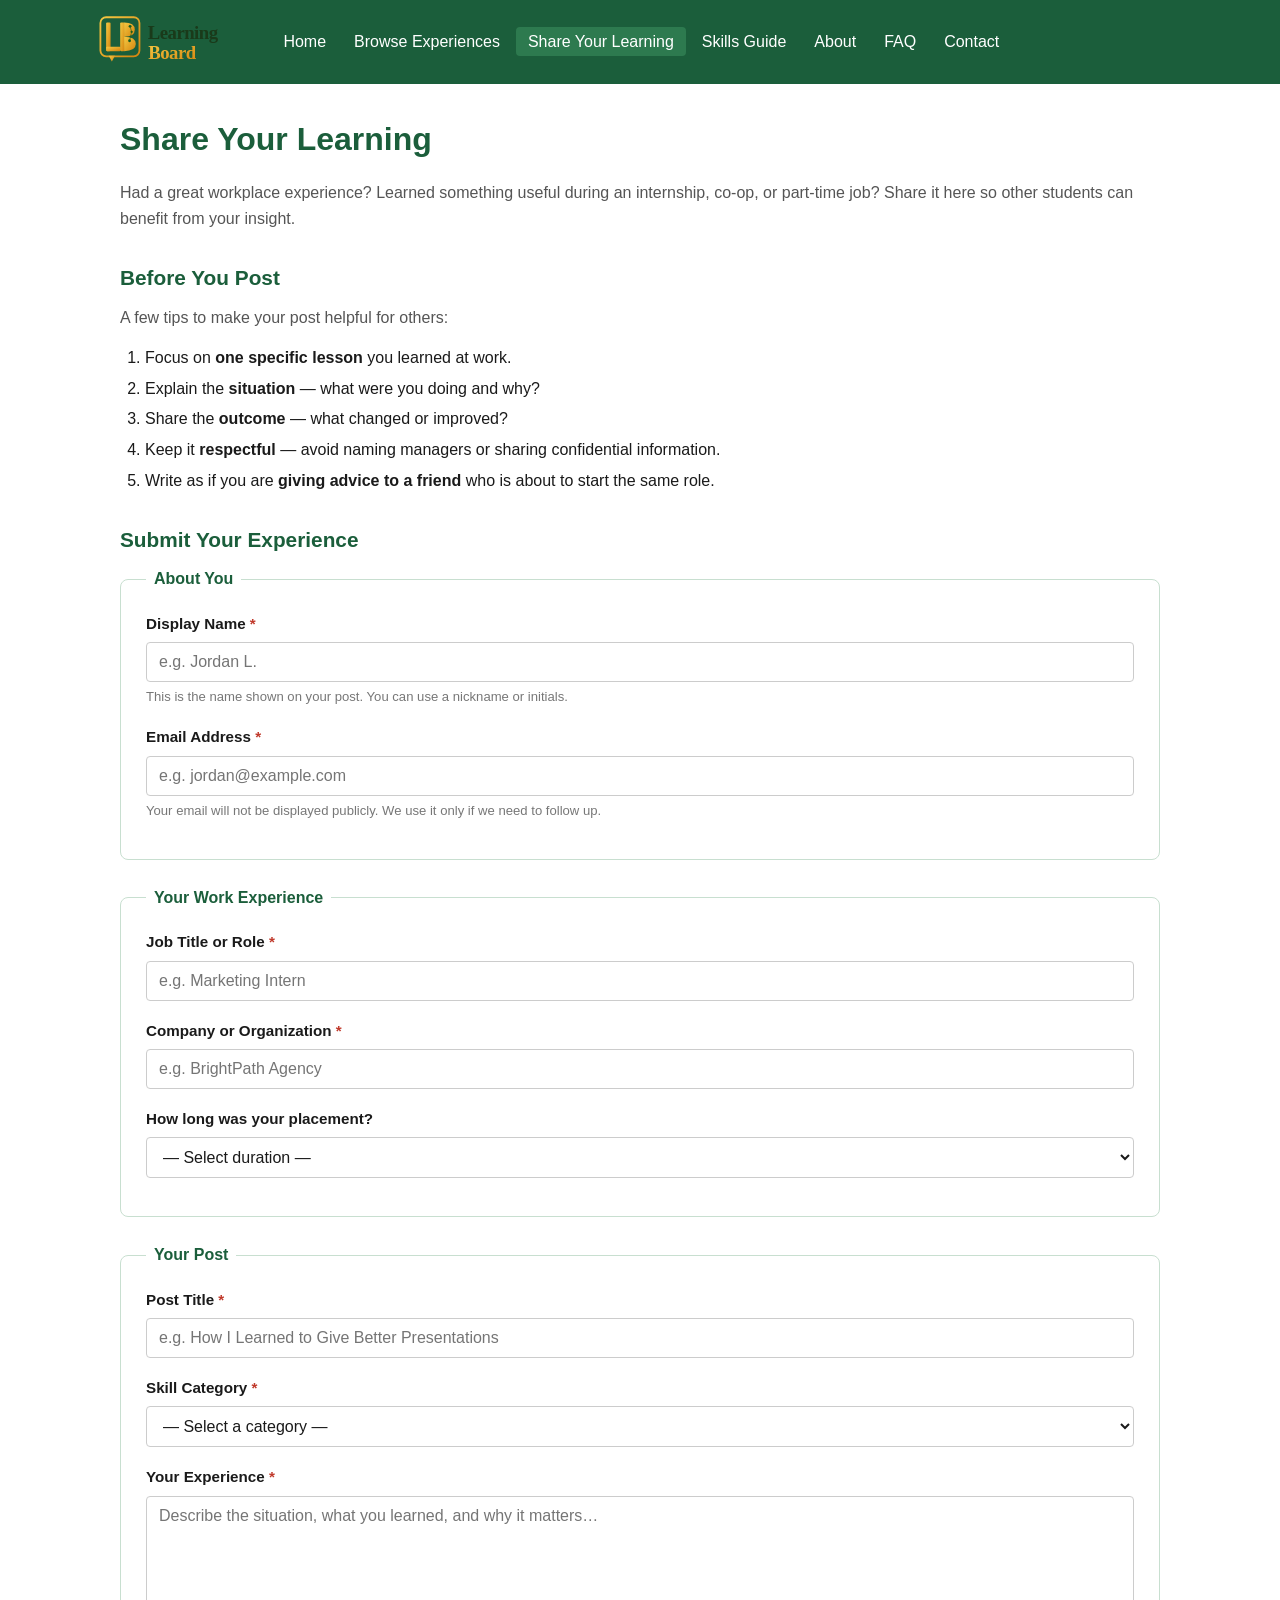
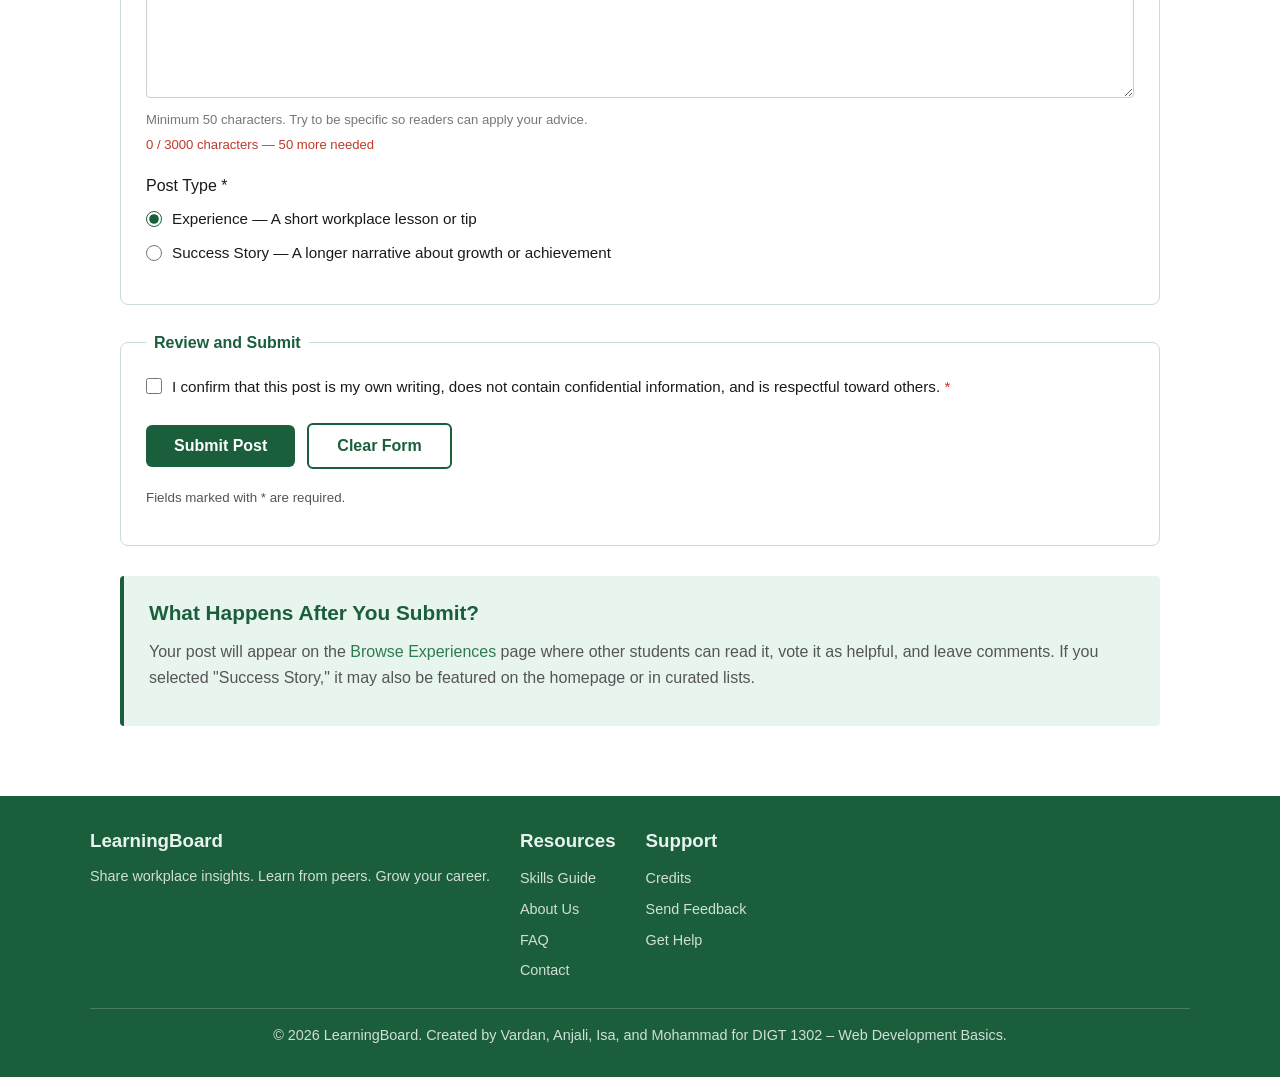
<file: share.html>
<!DOCTYPE html>
<html lang="en">
<head>
    <meta charset="UTF-8">
    <meta name="viewport" content="width=device-width, initial-scale=1.0">
    <title>Share Your Learning – LearningBoard</title>
    <meta name="description" content="Share your workplace experience with fellow students on LearningBoard. Submit a learning post about Communication, Tech Skills, Teamwork, or Problem Solving.">
    <link rel="stylesheet" href="css/styles.css">
    <link rel="stylesheet" href="https://cdn.jsdelivr.net/npm/bootstrap-icons@1.11.3/font/bootstrap-icons.min.css">
</head>
<body>

    <!-- ===== HEADER & NAV ===== -->
    <header>
        <div>
            <a href="index.html">
                <img src="image-files/logo.svg" alt="LearningBoard logo" width="200" height="100">
            </a>

            <button type="button" aria-controls="primary-menu" aria-expanded="false" aria-label="Toggle navigation menu">
                <i class="bi bi-list"></i>
            </button>

            <nav id="primary-menu" aria-label="Main navigation">
                <ul>
                    <li><a href="index.html">Home</a></li>
                    <li><a href="browse.html">Browse Experiences</a></li>
                    <li><a href="share.html" aria-current="page">Share Your Learning</a></li>
                    <li><a href="skills-guide.html">Skills Guide</a></li>
                    <li><a href="about.html">About</a></li>
                    <li><a href="faq.html">FAQ</a></li>
                    <li><a href="contact.html">Contact</a></li>
                </ul>
            </nav>
        </div>
    </header>

    <!-- ===== MAIN CONTENT ===== -->
    <main>

        <section>
            <h1>Share Your Learning</h1>
            <p>
                Had a great workplace experience? Learned something useful during an
                internship, co-op, or part-time job? Share it here so other students can
                benefit from your insight.
            </p>
        </section>

        <!-- Guidelines -->
        <section>
            <h2>Before You Post</h2>
            <p>A few tips to make your post helpful for others:</p>
            <ol>
                <li>Focus on <strong>one specific lesson</strong> you learned at work.</li>
                <li>Explain the <strong>situation</strong> — what were you doing and why?</li>
                <li>Share the <strong>outcome</strong> — what changed or improved?</li>
                <li>Keep it <strong>respectful</strong> — avoid naming managers or sharing confidential information.</li>
                <li>Write as if you are <strong>giving advice to a friend</strong> who is about to start the same role.</li>
            </ol>
        </section>

        <!-- Share Form -->
        <section>
            <h2>Submit Your Experience</h2>

            <form id="share-form" action="#" method="post" novalidate>

                <!-- About You -->
                <fieldset>
                    <legend>About You</legend>

                    <div class="form-group">
                        <label for="share-name">Display Name <span aria-hidden="true">*</span></label>
                        <input
                            type="text"
                            id="share-name"
                            name="display-name"
                            required
                            minlength="2"
                            maxlength="50"
                            placeholder="e.g. Jordan L."
                        >
                        <small>This is the name shown on your post. You can use a nickname or initials.</small>
                    </div>

                    <div class="form-group">
                        <label for="share-email">Email Address <span aria-hidden="true">*</span></label>
                        <input
                            type="email"
                            id="share-email"
                            name="email"
                            required
                            placeholder="e.g. jordan@example.com"
                            autocomplete="email"
                        >
                        <small>Your email will not be displayed publicly. We use it only if we need to follow up.</small>
                    </div>
                </fieldset>

                <!-- Work Details -->
                <fieldset>
                    <legend>Your Work Experience</legend>

                    <div class="form-group">
                        <label for="share-role">Job Title or Role <span aria-hidden="true">*</span></label>
                        <input
                            type="text"
                            id="share-role"
                            name="role"
                            required
                            maxlength="100"
                            placeholder="e.g. Marketing Intern"
                        >
                    </div>

                    <div class="form-group">
                        <label for="share-company">Company or Organization <span aria-hidden="true">*</span></label>
                        <input
                            type="text"
                            id="share-company"
                            name="company"
                            required
                            maxlength="100"
                            placeholder="e.g. BrightPath Agency"
                        >
                    </div>

                    <div class="form-group">
                        <label for="share-duration">How long was your placement?</label>
                        <select id="share-duration" name="duration">
                            <option value="">— Select duration —</option>
                            <option value="less-than-1">Less than 1 month</option>
                            <option value="1-3">1 – 3 months</option>
                            <option value="4-8">4 – 8 months</option>
                            <option value="8-12">8 – 12 months</option>
                            <option value="over-12">Over 12 months</option>
                        </select>
                    </div>
                </fieldset>

                <!-- The Post Itself -->
                <fieldset>
                    <legend>Your Post</legend>

                    <div class="form-group">
                        <label for="share-title">Post Title <span aria-hidden="true">*</span></label>
                        <input
                            type="text"
                            id="share-title"
                            name="title"
                            required
                            minlength="5"
                            maxlength="120"
                            placeholder="e.g. How I Learned to Give Better Presentations"
                        >
                    </div>

                    <div class="form-group">
                        <label for="share-category">Skill Category <span aria-hidden="true">*</span></label>
                        <select id="share-category" name="category" required>
                            <option value="">— Select a category —</option>
                            <option value="communication">💬 Communication</option>
                            <option value="tech">💻 Tech Skills</option>
                            <option value="teamwork">👥 Teamwork</option>
                            <option value="problem-solving">🧩 Problem Solving</option>
                        </select>
                    </div>

                    <div class="form-group">
                        <label for="share-body">Your Experience <span aria-hidden="true">*</span></label>
                        <textarea
                            id="share-body"
                            name="body"
                            required
                            minlength="50"
                            maxlength="3000"
                            rows="10"
                            placeholder="Describe the situation, what you learned, and why it matters…"
                        ></textarea>
                        <small>Minimum 50 characters. Try to be specific so readers can apply your advice.</small>
                    </div>

                    <div class="form-group">
                        <span id="share-type-label">Post Type <span aria-hidden="true">*</span></span>
                        <div class="radio-group" role="radiogroup" aria-labelledby="share-type-label">
                            <div class="radio-option">
                                <input type="radio" id="type-experience" name="post-type" value="experience" required checked>
                                <label for="type-experience">Experience — A short workplace lesson or tip</label>
                            </div>
                            <div class="radio-option">
                                <input type="radio" id="type-story" name="post-type" value="story">
                                <label for="type-story">Success Story — A longer narrative about growth or achievement</label>
                            </div>
                        </div>
                    </div>
                </fieldset>

                <!-- Agreement & Submit -->
                <fieldset>
                    <legend>Review and Submit</legend>

                    <div class="form-group checkbox-group">
                        <input type="checkbox" id="share-agree" name="agree" required>
                        <label for="share-agree">
                            I confirm that this post is my own writing, does not contain
                            confidential information, and is respectful toward others.
                            <span aria-hidden="true">*</span>
                        </label>
                    </div>

                    <div class="form-actions">
                        <button type="submit" class="btn-primary">Submit Post</button>
                        <button type="reset" class="btn-secondary">Clear Form</button>
                    </div>

                    <p><small>Fields marked with <span aria-hidden="true">*</span> are required.</small></p>
                </fieldset>

            </form>
        </section>

        <!-- What Happens Next -->
        <aside>
            <h2>What Happens After You Submit?</h2>
            <p>
                Your post will appear on the
                <a href="browse.html">Browse Experiences</a> page where other students can
                read it, vote it as helpful, and leave comments. If you selected "Success
                Story," it may also be featured on the homepage or in curated lists.
            </p>
        </aside>

    </main>

    <!-- ===== FOOTER ===== -->
    <footer>
        <div class="footer-columns">
            <div>
                <h3>LearningBoard</h3>
                <p>Share workplace insights. Learn from peers. Grow your career.</p>
            </div>
            <div>
                <h3>Resources</h3>
                <ul>
                    <li><a href="skills-guide.html">Skills Guide</a></li>
                    <li><a href="about.html">About Us</a></li>
                    <li><a href="faq.html">FAQ</a></li>
                    <li><a href="contact.html">Contact</a></li>
                </ul>
            </div>
            <div>
                <h3>Support</h3>
                <ul>
                    <li><a href="credits.html">Credits</a></li>
                    <li><a href="contact.html">Send Feedback</a></li>
                    <li><a href="faq.html">Get Help</a></li>
                </ul>
            </div>
        </div>
        <div class="footer-bottom">
            <p>&copy; 2026 LearningBoard. Created by Vardan, Anjali, Isa, and Mohammad for DIGT 1302 – Web Development Basics.</p>
        </div>
    </footer>

    <script src="js/share.js"></script>
</body>
</html>
</file>
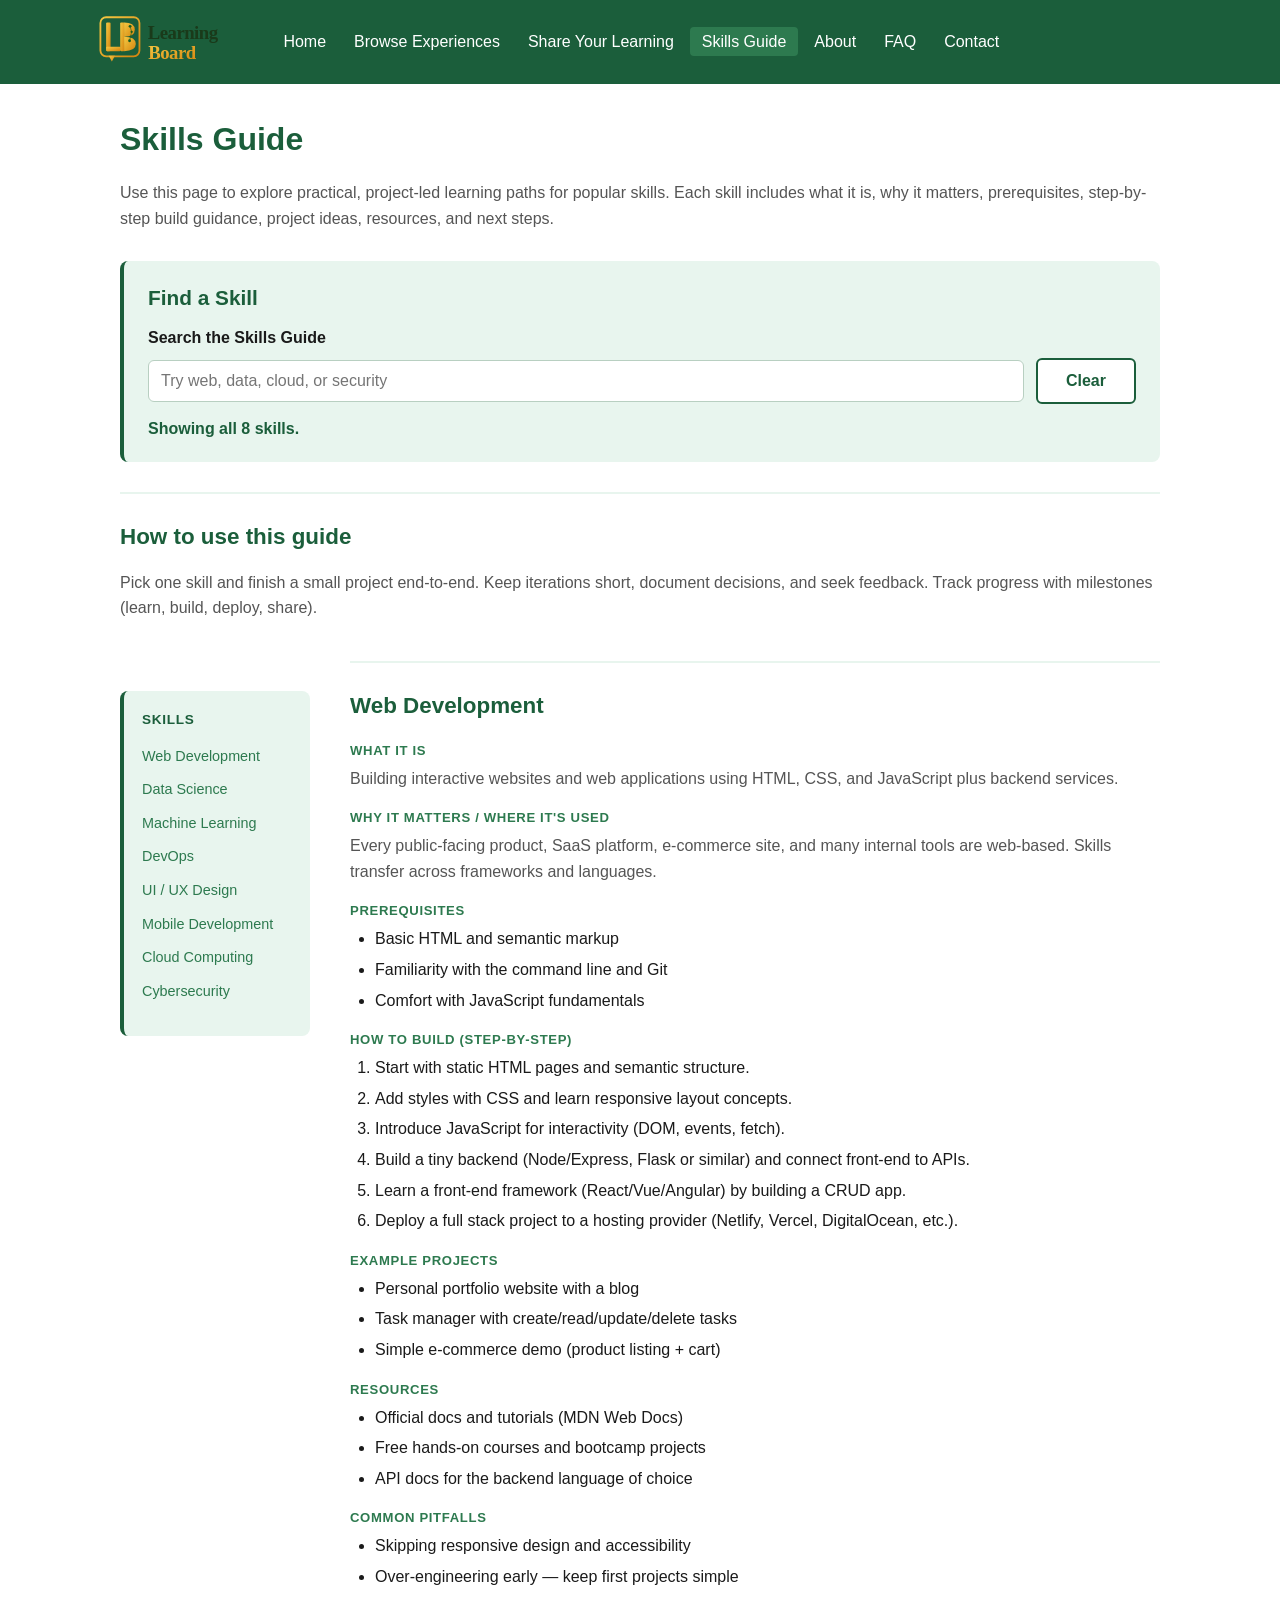
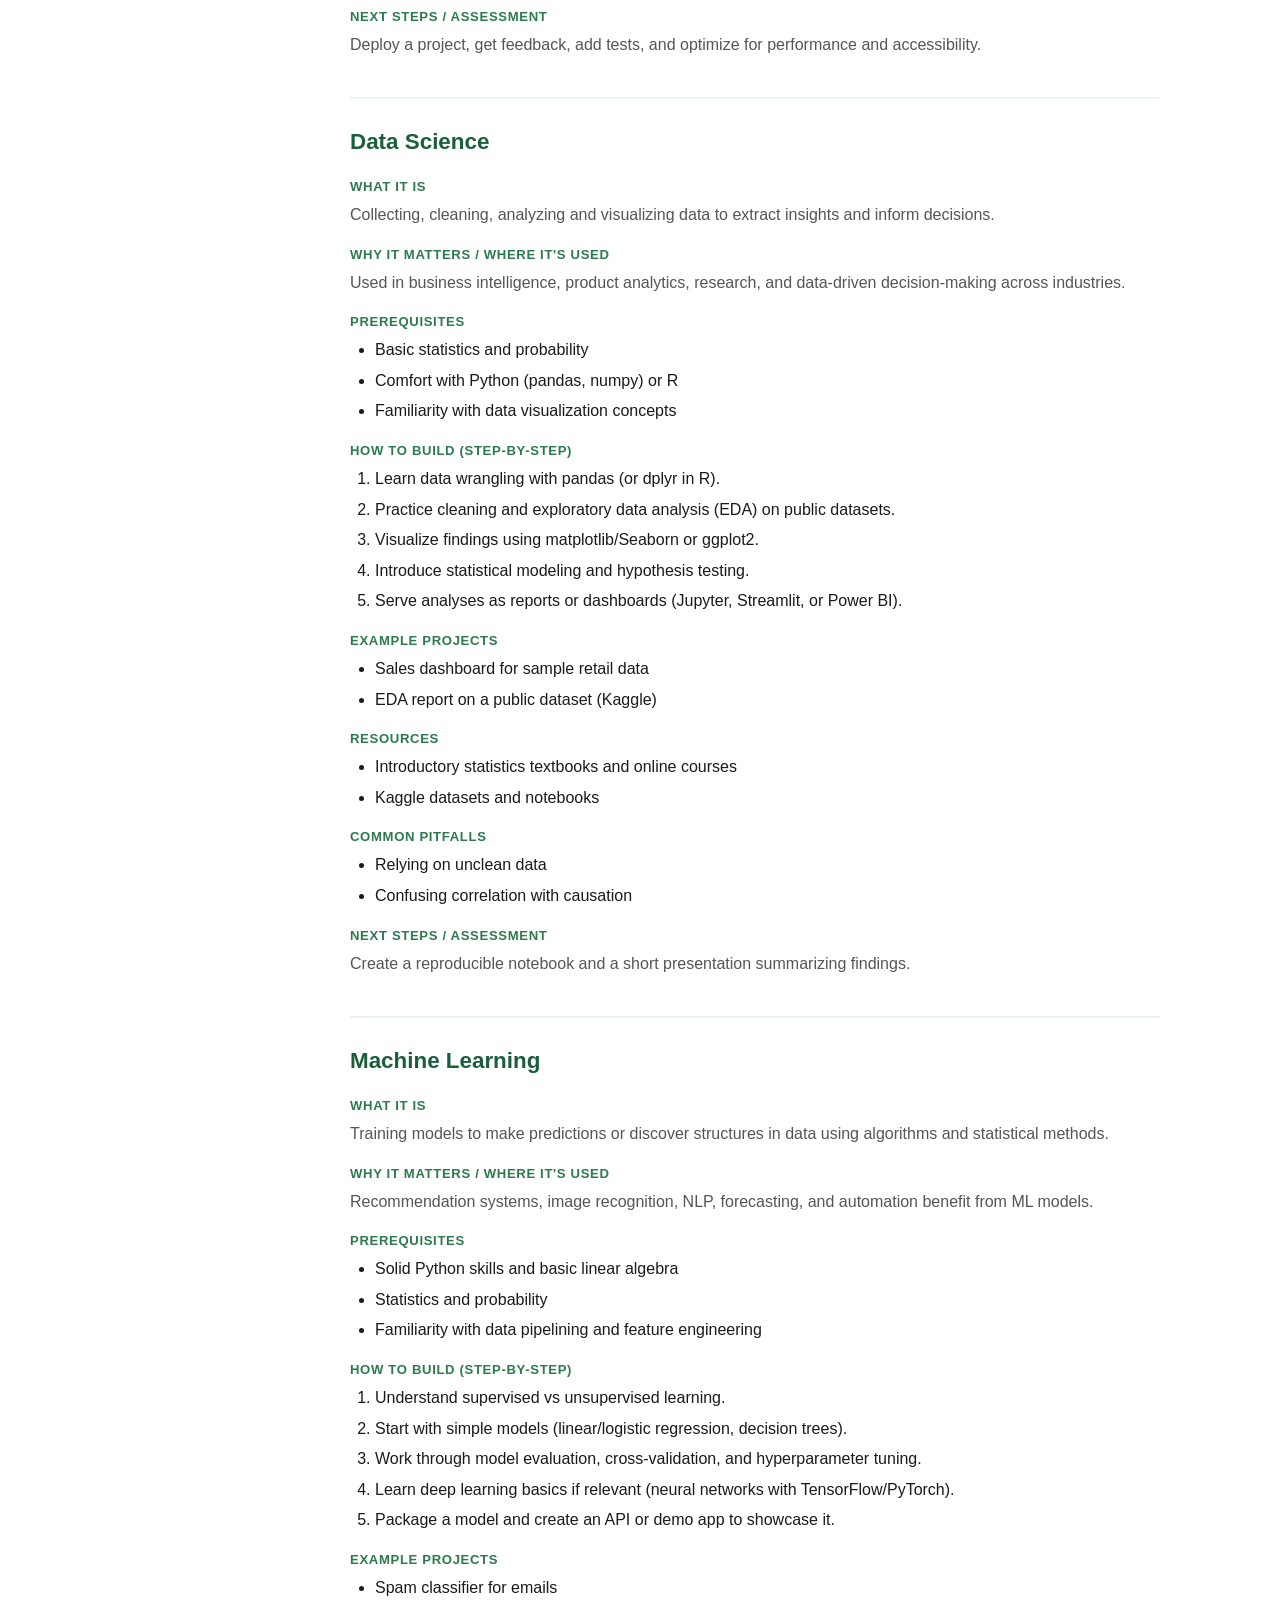
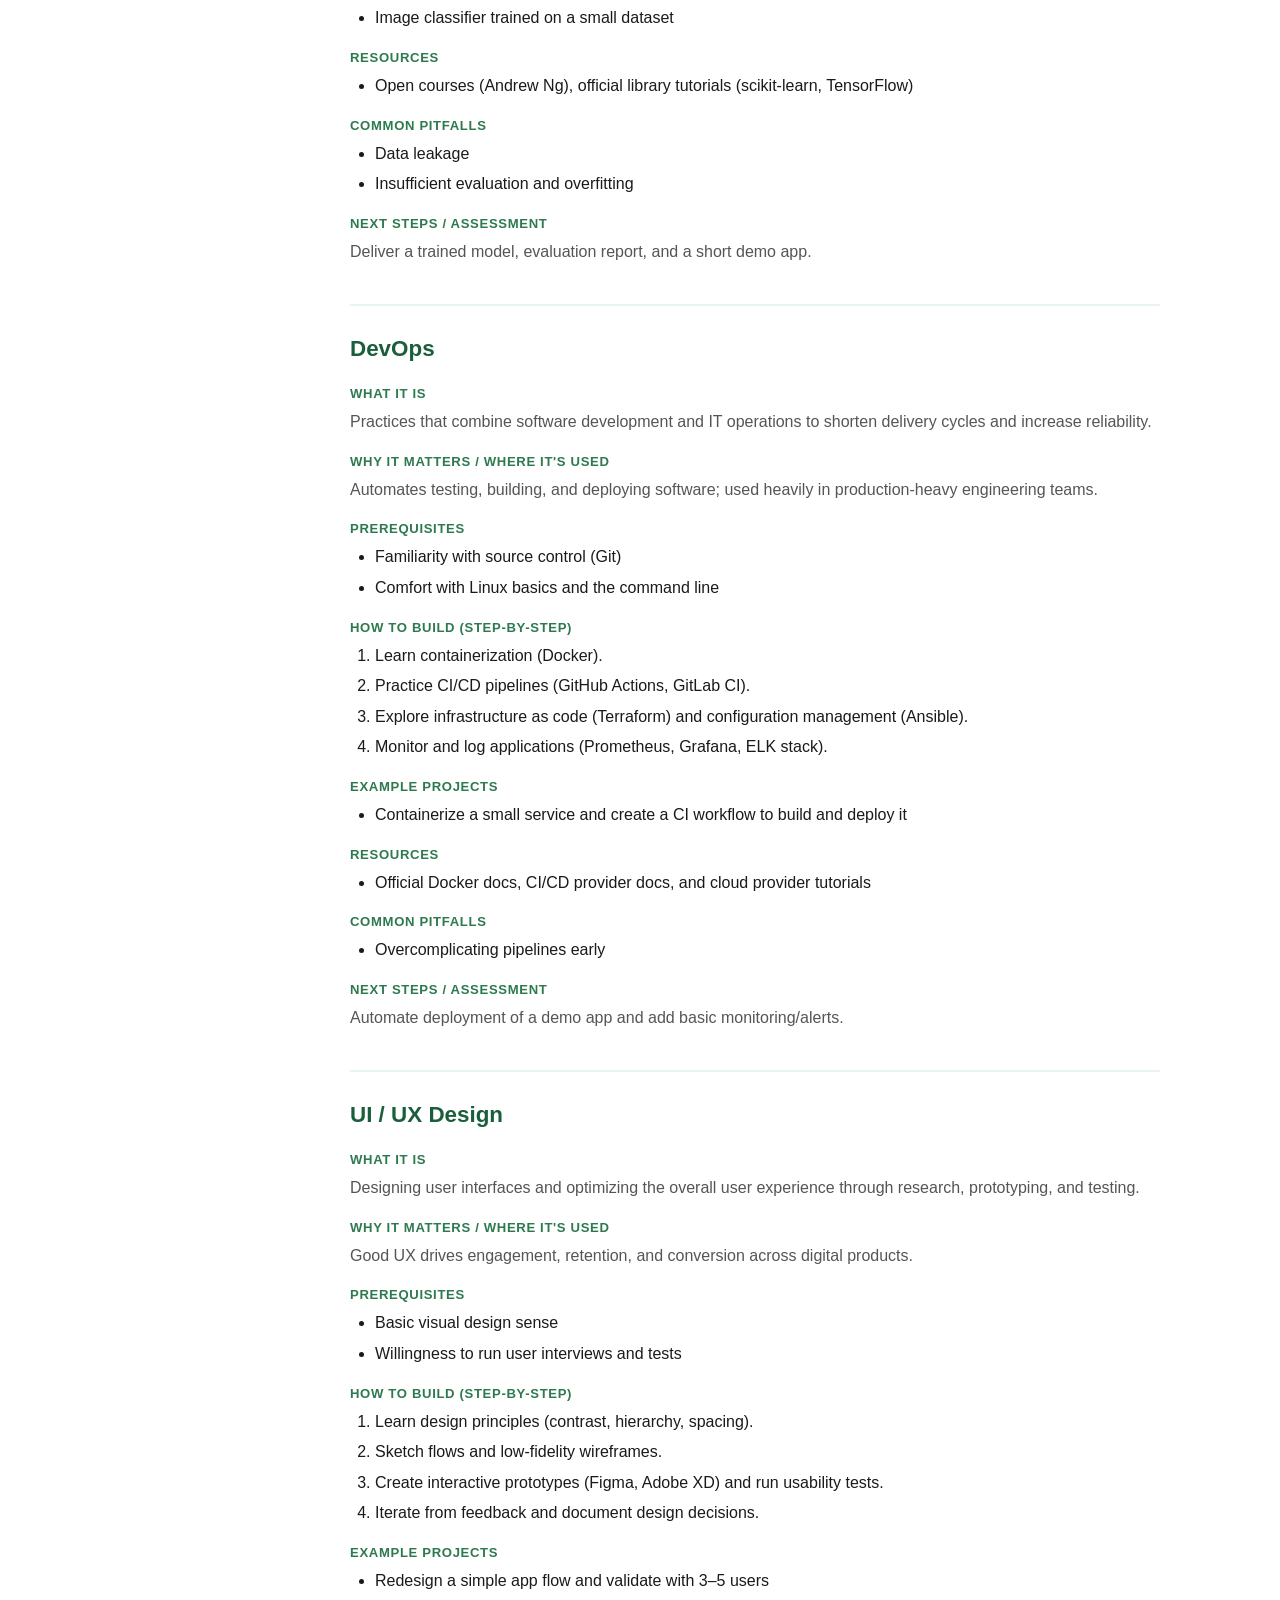
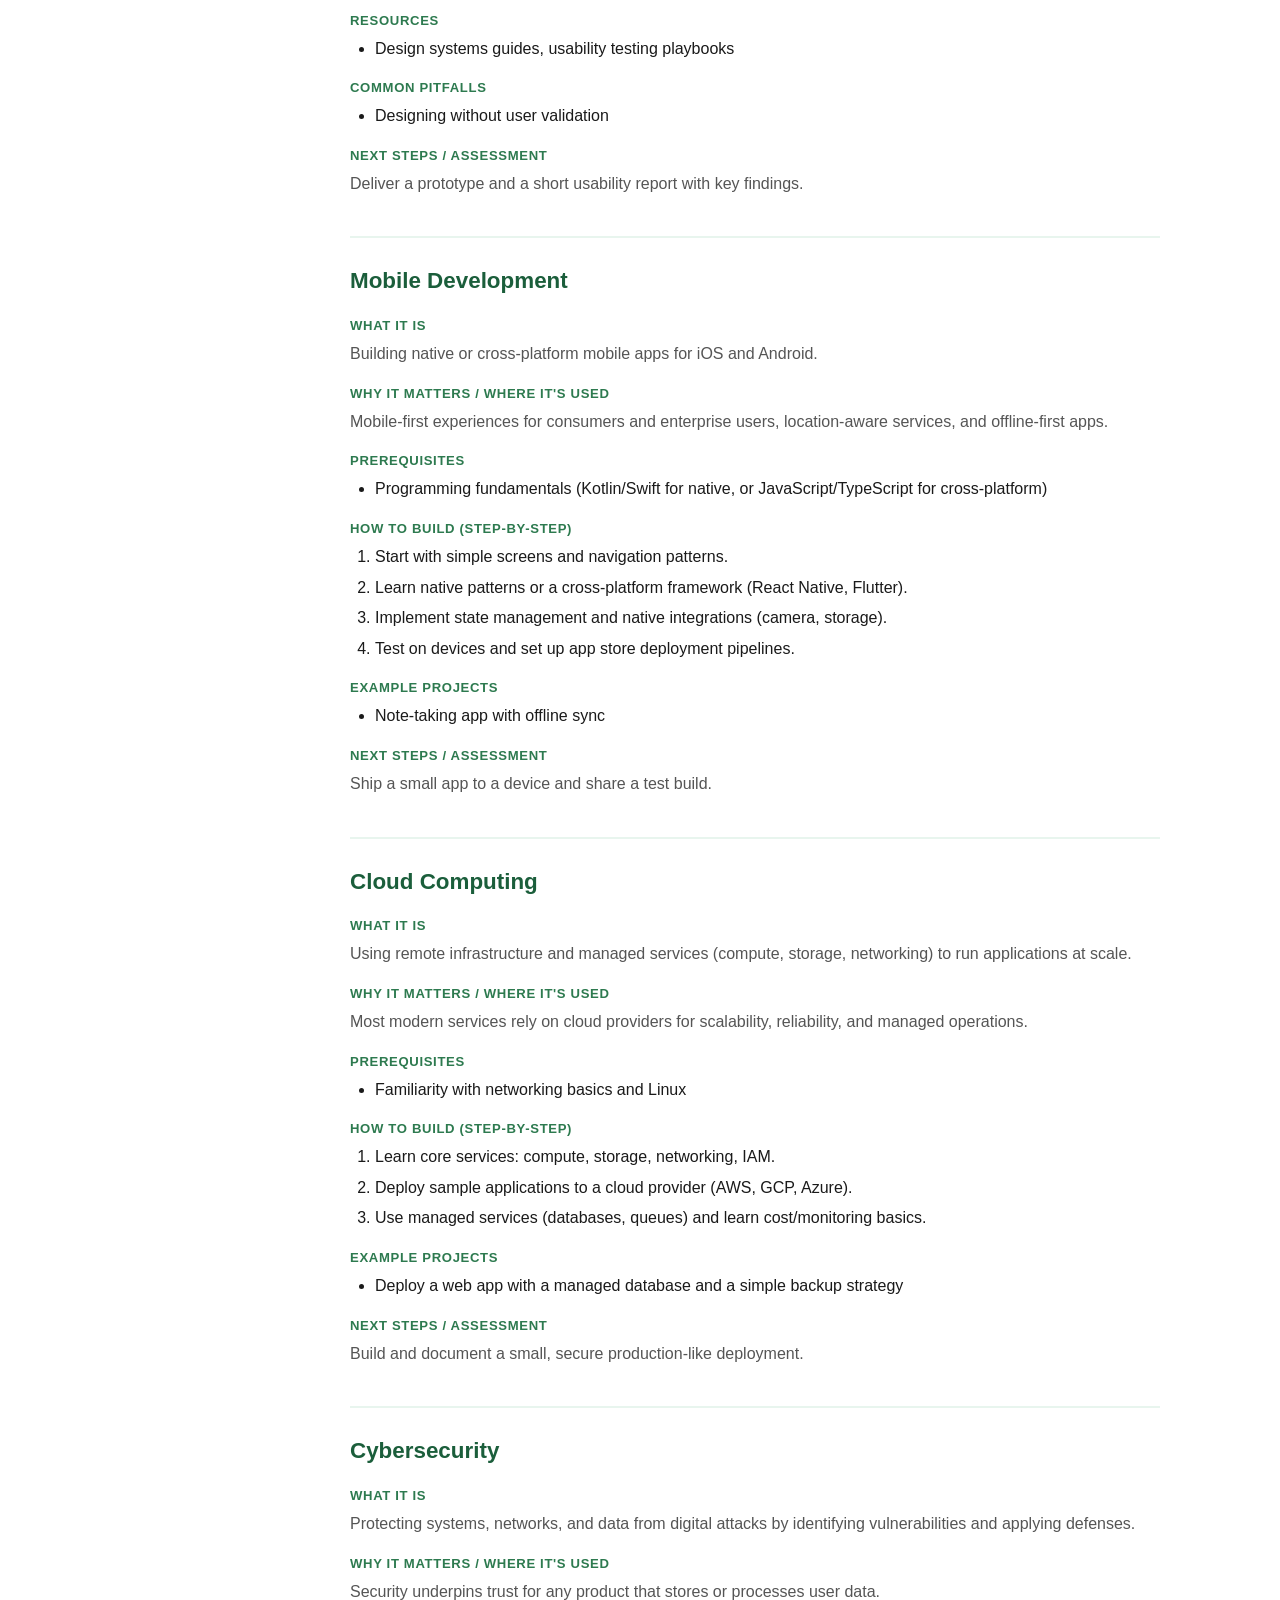
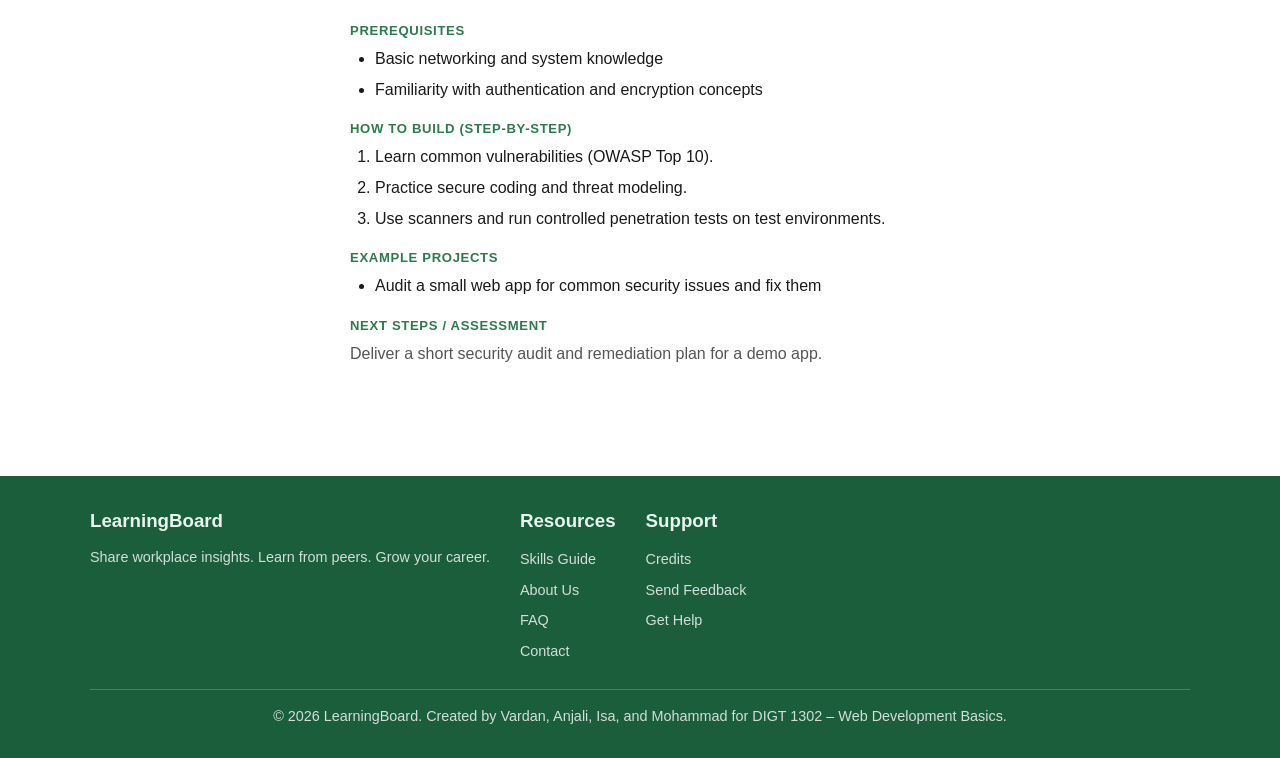
<file: skills-guide.html>
<!DOCTYPE html>
<html lang="en">
<head>
  <meta charset="utf-8">
  <meta name="viewport" content="width=device-width, initial-scale=1">
  <title>Skills Guide – LearningBoard</title>
  <meta name="description" content="Explore practical, project-led learning paths for popular workplace skills including web development, data science, DevOps, and more.">
  <link rel="stylesheet" href="css/styles.css">
  <link rel="stylesheet" href="https://cdn.jsdelivr.net/npm/bootstrap-icons@1.11.3/font/bootstrap-icons.min.css">
</head>
<body>

  <!-- ===== HEADER & NAV ===== -->
  <header>
    <div>
      <a href="index.html">
        <img src="image-files/logo.svg" alt="LearningBoard logo" width="200" height="100">
      </a>

      <button type="button" aria-controls="primary-menu" aria-expanded="false" aria-label="Toggle navigation menu">
        <i class="bi bi-list"></i>
      </button>

      <nav id="primary-menu" aria-label="Main navigation">
        <ul>
          <li><a href="index.html">Home</a></li>
          <li><a href="browse.html">Browse Experiences</a></li>
          <li><a href="share.html">Share Your Learning</a></li>
          <li><a href="skills-guide.html" aria-current="page">Skills Guide</a></li>
          <li><a href="about.html">About</a></li>
          <li><a href="faq.html">FAQ</a></li>
          <li><a href="contact.html">Contact</a></li>
        </ul>
      </nav>
    </div>
  </header>

  <main>

    <!-- Intro -->
    <section aria-labelledby="hero-title">
      <h1 id="hero-title">Skills Guide</h1>
      <p>Use this page to explore practical, project-led learning paths for popular skills. Each skill includes what it is, why it matters, prerequisites, step-by-step build guidance, project ideas, resources, and next steps.</p>
    </section>
     <section class="skill-search" aria-labelledby="skill-search-title"> <h2 id="skill-search-title">Find a Skill</h2>

<label for="skill-search-input">Search the Skills Guide</label>

<div class="skill-search-controls"> <input type="search" id="skill-search-input" placeholder="Try web, data, cloud, or security" autocomplete="off" > <button type="button" id="clear-skill-search" class="btn-secondary"> Clear </button> </div>

<p id="skill-search-status" role="status" aria-live="polite"> Showing all 8 skills. </p>

<p id="skill-no-results" hidden> No matching skills were found. Try another search term. </p> </section>
    
    <section id="wrap-up" class="skill-section" aria-labelledby="wrap-title">
          <h2 id="wrap-title">How to use this guide</h2>
          <p>Pick one skill and finish a small project end-to-end. Keep iterations short, document decisions, and seek feedback. Track progress with milestones (learn, build, deploy, share).</p>
        </section>

    <!-- Two-column layout: sidebar nav + skill sections -->
    <div class="skills-layout">

      <!-- Sidebar navigation -->
      <aside class="skills-nav" aria-labelledby="skills-list-title">
        <h2 id="skills-list-title">Skills</h2>
        <nav aria-label="Skills navigation">
          <ul>
            <li><a href="#web-dev">Web Development</a></li>
            <li><a href="#data-science">Data Science</a></li>
            <li><a href="#machine-learning">Machine Learning</a></li>
            <li><a href="#devops">DevOps</a></li>
            <li><a href="#ui-ux">UI / UX Design</a></li>
            <li><a href="#mobile-dev">Mobile Development</a></li>
            <li><a href="#cloud">Cloud Computing</a></li>
            <li><a href="#cybersecurity">Cybersecurity</a></li>
          </ul>
        </nav>
      </aside>

      <!-- Skill sections -->
      <div class="skills-content">

        <section id="web-dev" class="skill-section" aria-labelledby="web-dev-title">
          <h2 id="web-dev-title">Web Development</h2>

          <h3>What it is</h3>
          <p>Building interactive websites and web applications using HTML, CSS, and JavaScript plus backend services.</p>

          <h3>Why it matters / Where it's used</h3>
          <p>Every public-facing product, SaaS platform, e-commerce site, and many internal tools are web-based. Skills transfer across frameworks and languages.</p>

          <h3>Prerequisites</h3>
          <ul>
            <li>Basic HTML and semantic markup</li>
            <li>Familiarity with the command line and Git</li>
            <li>Comfort with JavaScript fundamentals</li>
          </ul>

          <h3>How to build (step-by-step)</h3>
          <ol>
            <li>Start with static HTML pages and semantic structure.</li>
            <li>Add styles with CSS and learn responsive layout concepts.</li>
            <li>Introduce JavaScript for interactivity (DOM, events, fetch).</li>
            <li>Build a tiny backend (Node/Express, Flask or similar) and connect front-end to APIs.</li>
            <li>Learn a front-end framework (React/Vue/Angular) by building a CRUD app.</li>
            <li>Deploy a full stack project to a hosting provider (Netlify, Vercel, DigitalOcean, etc.).</li>
          </ol>

          <h3>Example projects</h3>
          <ul>
            <li>Personal portfolio website with a blog</li>
            <li>Task manager with create/read/update/delete tasks</li>
            <li>Simple e-commerce demo (product listing + cart)</li>
          </ul>

          <h3>Resources</h3>
          <ul>
            <li>Official docs and tutorials (MDN Web Docs)</li>
            <li>Free hands-on courses and bootcamp projects</li>
            <li>API docs for the backend language of choice</li>
          </ul>

          <h3>Common pitfalls</h3>
          <ul>
            <li>Skipping responsive design and accessibility</li>
            <li>Over-engineering early — keep first projects simple</li>
          </ul>

          <h3>Next steps / Assessment</h3>
          <p>Deploy a project, get feedback, add tests, and optimize for performance and accessibility.</p>
        </section>

        <section id="data-science" class="skill-section" aria-labelledby="data-science-title">
          <h2 id="data-science-title">Data Science</h2>

          <h3>What it is</h3>
          <p>Collecting, cleaning, analyzing and visualizing data to extract insights and inform decisions.</p>

          <h3>Why it matters / Where it's used</h3>
          <p>Used in business intelligence, product analytics, research, and data-driven decision-making across industries.</p>

          <h3>Prerequisites</h3>
          <ul>
            <li>Basic statistics and probability</li>
            <li>Comfort with Python (pandas, numpy) or R</li>
            <li>Familiarity with data visualization concepts</li>
          </ul>

          <h3>How to build (step-by-step)</h3>
          <ol>
            <li>Learn data wrangling with pandas (or dplyr in R).</li>
            <li>Practice cleaning and exploratory data analysis (EDA) on public datasets.</li>
            <li>Visualize findings using matplotlib/Seaborn or ggplot2.</li>
            <li>Introduce statistical modeling and hypothesis testing.</li>
            <li>Serve analyses as reports or dashboards (Jupyter, Streamlit, or Power BI).</li>
          </ol>

          <h3>Example projects</h3>
          <ul>
            <li>Sales dashboard for sample retail data</li>
            <li>EDA report on a public dataset (Kaggle)</li>
          </ul>

          <h3>Resources</h3>
          <ul>
            <li>Introductory statistics textbooks and online courses</li>
            <li>Kaggle datasets and notebooks</li>
          </ul>

          <h3>Common pitfalls</h3>
          <ul>
            <li>Relying on unclean data</li>
            <li>Confusing correlation with causation</li>
          </ul>

          <h3>Next steps / Assessment</h3>
          <p>Create a reproducible notebook and a short presentation summarizing findings.</p>
        </section>

        <section id="machine-learning" class="skill-section" aria-labelledby="ml-title">
          <h2 id="ml-title">Machine Learning</h2>

          <h3>What it is</h3>
          <p>Training models to make predictions or discover structures in data using algorithms and statistical methods.</p>

          <h3>Why it matters / Where it's used</h3>
          <p>Recommendation systems, image recognition, NLP, forecasting, and automation benefit from ML models.</p>

          <h3>Prerequisites</h3>
          <ul>
            <li>Solid Python skills and basic linear algebra</li>
            <li>Statistics and probability</li>
            <li>Familiarity with data pipelining and feature engineering</li>
          </ul>

          <h3>How to build (step-by-step)</h3>
          <ol>
            <li>Understand supervised vs unsupervised learning.</li>
            <li>Start with simple models (linear/logistic regression, decision trees).</li>
            <li>Work through model evaluation, cross-validation, and hyperparameter tuning.</li>
            <li>Learn deep learning basics if relevant (neural networks with TensorFlow/PyTorch).</li>
            <li>Package a model and create an API or demo app to showcase it.</li>
          </ol>

          <h3>Example projects</h3>
          <ul>
            <li>Spam classifier for emails</li>
            <li>Image classifier trained on a small dataset</li>
          </ul>

          <h3>Resources</h3>
          <ul>
            <li>Open courses (Andrew Ng), official library tutorials (scikit-learn, TensorFlow)</li>
          </ul>

          <h3>Common pitfalls</h3>
          <ul>
            <li>Data leakage</li>
            <li>Insufficient evaluation and overfitting</li>
          </ul>

          <h3>Next steps / Assessment</h3>
          <p>Deliver a trained model, evaluation report, and a short demo app.</p>
        </section>

        <section id="devops" class="skill-section" aria-labelledby="devops-title">
          <h2 id="devops-title">DevOps</h2>

          <h3>What it is</h3>
          <p>Practices that combine software development and IT operations to shorten delivery cycles and increase reliability.</p>

          <h3>Why it matters / Where it's used</h3>
          <p>Automates testing, building, and deploying software; used heavily in production-heavy engineering teams.</p>

          <h3>Prerequisites</h3>
          <ul>
            <li>Familiarity with source control (Git)</li>
            <li>Comfort with Linux basics and the command line</li>
          </ul>

          <h3>How to build (step-by-step)</h3>
          <ol>
            <li>Learn containerization (Docker).</li>
            <li>Practice CI/CD pipelines (GitHub Actions, GitLab CI).</li>
            <li>Explore infrastructure as code (Terraform) and configuration management (Ansible).</li>
            <li>Monitor and log applications (Prometheus, Grafana, ELK stack).</li>
          </ol>

          <h3>Example projects</h3>
          <ul>
            <li>Containerize a small service and create a CI workflow to build and deploy it</li>
          </ul>

          <h3>Resources</h3>
          <ul>
            <li>Official Docker docs, CI/CD provider docs, and cloud provider tutorials</li>
          </ul>

          <h3>Common pitfalls</h3>
          <ul>
            <li>Overcomplicating pipelines early</li>
          </ul>

          <h3>Next steps / Assessment</h3>
          <p>Automate deployment of a demo app and add basic monitoring/alerts.</p>
        </section>

        <section id="ui-ux" class="skill-section" aria-labelledby="uiux-title">
          <h2 id="uiux-title">UI / UX Design</h2>

          <h3>What it is</h3>
          <p>Designing user interfaces and optimizing the overall user experience through research, prototyping, and testing.</p>

          <h3>Why it matters / Where it's used</h3>
          <p>Good UX drives engagement, retention, and conversion across digital products.</p>

          <h3>Prerequisites</h3>
          <ul>
            <li>Basic visual design sense</li>
            <li>Willingness to run user interviews and tests</li>
          </ul>

          <h3>How to build (step-by-step)</h3>
          <ol>
            <li>Learn design principles (contrast, hierarchy, spacing).</li>
            <li>Sketch flows and low-fidelity wireframes.</li>
            <li>Create interactive prototypes (Figma, Adobe XD) and run usability tests.</li>
            <li>Iterate from feedback and document design decisions.</li>
          </ol>

          <h3>Example projects</h3>
          <ul>
            <li>Redesign a simple app flow and validate with 3–5 users</li>
          </ul>

          <h3>Resources</h3>
          <ul>
            <li>Design systems guides, usability testing playbooks</li>
          </ul>

          <h3>Common pitfalls</h3>
          <ul>
            <li>Designing without user validation</li>
          </ul>

          <h3>Next steps / Assessment</h3>
          <p>Deliver a prototype and a short usability report with key findings.</p>
        </section>

        <section id="mobile-dev" class="skill-section" aria-labelledby="mobile-title">
          <h2 id="mobile-title">Mobile Development</h2>

          <h3>What it is</h3>
          <p>Building native or cross-platform mobile apps for iOS and Android.</p>

          <h3>Why it matters / Where it's used</h3>
          <p>Mobile-first experiences for consumers and enterprise users, location-aware services, and offline-first apps.</p>

          <h3>Prerequisites</h3>
          <ul>
            <li>Programming fundamentals (Kotlin/Swift for native, or JavaScript/TypeScript for cross-platform)</li>
          </ul>

          <h3>How to build (step-by-step)</h3>
          <ol>
            <li>Start with simple screens and navigation patterns.</li>
            <li>Learn native patterns or a cross-platform framework (React Native, Flutter).</li>
            <li>Implement state management and native integrations (camera, storage).</li>
            <li>Test on devices and set up app store deployment pipelines.</li>
          </ol>

          <h3>Example projects</h3>
          <ul>
            <li>Note-taking app with offline sync</li>
          </ul>

          <h3>Next steps / Assessment</h3>
          <p>Ship a small app to a device and share a test build.</p>
        </section>

        <section id="cloud" class="skill-section" aria-labelledby="cloud-title">
          <h2 id="cloud-title">Cloud Computing</h2>

          <h3>What it is</h3>
          <p>Using remote infrastructure and managed services (compute, storage, networking) to run applications at scale.</p>

          <h3>Why it matters / Where it's used</h3>
          <p>Most modern services rely on cloud providers for scalability, reliability, and managed operations.</p>

          <h3>Prerequisites</h3>
          <ul>
            <li>Familiarity with networking basics and Linux</li>
          </ul>

          <h3>How to build (step-by-step)</h3>
          <ol>
            <li>Learn core services: compute, storage, networking, IAM.</li>
            <li>Deploy sample applications to a cloud provider (AWS, GCP, Azure).</li>
            <li>Use managed services (databases, queues) and learn cost/monitoring basics.</li>
          </ol>

          <h3>Example projects</h3>
          <ul>
            <li>Deploy a web app with a managed database and a simple backup strategy</li>
          </ul>

          <h3>Next steps / Assessment</h3>
          <p>Build and document a small, secure production-like deployment.</p>
        </section>

        <section id="cybersecurity" class="skill-section" aria-labelledby="security-title">
          <h2 id="security-title">Cybersecurity</h2>

          <h3>What it is</h3>
          <p>Protecting systems, networks, and data from digital attacks by identifying vulnerabilities and applying defenses.</p>

          <h3>Why it matters / Where it's used</h3>
          <p>Security underpins trust for any product that stores or processes user data.</p>

          <h3>Prerequisites</h3>
          <ul>
            <li>Basic networking and system knowledge</li>
            <li>Familiarity with authentication and encryption concepts</li>
          </ul>

          <h3>How to build (step-by-step)</h3>
          <ol>
            <li>Learn common vulnerabilities (OWASP Top 10).</li>
            <li>Practice secure coding and threat modeling.</li>
            <li>Use scanners and run controlled penetration tests on test environments.</li>
          </ol>

          <h3>Example projects</h3>
          <ul>
            <li>Audit a small web app for common security issues and fix them</li>
          </ul>

          <h3>Next steps / Assessment</h3>
          <p>Deliver a short security audit and remediation plan for a demo app.</p>
        </section>

      </div><!-- end .skills-content -->
    </div><!-- end .skills-layout -->

  </main>

  <!-- ===== FOOTER ===== -->
  <footer>
    <div class="footer-columns">
      <div>
        <h3>LearningBoard</h3>
        <p>Share workplace insights. Learn from peers. Grow your career.</p>
      </div>
      <div>
        <h3>Resources</h3>
        <ul>
          <li><a href="skills-guide.html">Skills Guide</a></li>
          <li><a href="about.html">About Us</a></li>
          <li><a href="faq.html">FAQ</a></li>
          <li><a href="contact.html">Contact</a></li>
        </ul>
      </div>
      <div>
        <h3>Support</h3>
        <ul>
          <li><a href="credits.html">Credits</a></li>
          <li><a href="contact.html">Send Feedback</a></li>
          <li><a href="faq.html">Get Help</a></li>
        </ul>
      </div>
    </div>
    <div class="footer-bottom">
      <p>&copy; 2026 LearningBoard. Created by Vardan, Anjali, Isa, and Mohammad for DIGT 1302 – Web Development Basics.</p>
    </div>
  </footer>

  <script src="js/script.js"></script>
  <script src="js/skills-guide.js"></script>
</body>
</html>
</file>
<file: css/styles.css>
* {
    margin: 0;
    padding: 0;
    box-sizing: border-box;
}

body {
    font-family: Arial, sans-serif;
    background-color: white;
    color: #1a1a1a;
    line-height: 1.6;
}

a {
    color: #2d7a4f;
    text-decoration: none;
}


a:hover {
    text-decoration: underline;
}


header {
    background-color: #1b5e3b;
    color: white;
    padding: 12px 30px;
}

header > div {
    max-width: 1100px;
    margin: 0 auto;
    display: flex;
    align-items: center;
    justify-content: flex-start;
    gap: 4px;
}


header > div > a img {
    height: 60px;
    width: auto;
}

header > div > a {
    display: flex;
    align-items: center;
    gap: 8px;
    text-decoration: none;
    flex-shrink: 0;
    color: white;
    font-size: 1.4rem;
    font-weight: bold;
}

header > div > a:hover {
    opacity: 0.9;
    text-decoration: none;
    color: #e8f5ee;
}


nav#primary-menu ul {
    list-style: none;
    display: flex;
    align-items: center;
    flex-wrap: wrap;
    gap: 4px;
}

nav#primary-menu ul li a {
    color: white;
    text-decoration: none;
    padding: 6px 12px;
    border-radius: 4px;
    white-space: nowrap;
}

nav#primary-menu ul li a:hover,
nav#primary-menu ul li a[aria-current="page"] {
    background-color: #2d7a4f;
    text-decoration: none;
}

header button {
    display: none;
    background: none;
    border: none;
    color: white;
    padding: 5px 8px;
    cursor: pointer;
    font-size: 1.5rem;
    line-height: 1;
}

header button:hover {
    background-color: #2d7a4f;
}



.browse-hero {
    position: relative;
    background-color: #143b28;
    background-image: linear-gradient(135deg, rgba(15, 51, 33, 0.55), rgba(27, 94, 59, 0.35)), url('../image-files/browse-hero.png');
    background-size: cover;
    background-repeat: no-repeat;
    background-position: center;
    color: white;
    padding: 90px 30px;
}

.browse-hero-inner {
    max-width: 1100px;
    margin: 0 auto;
}

.browse-hero-inner h1 {
    font-size: 2.4rem;
    color: white;
    margin-bottom: 14px;
    max-width: 640px;
    text-shadow: 0 2px 10px rgba(0, 0, 0, 0.45);
}

.browse-hero-inner p {
    color: rgba(255, 255, 255, 0.95);
    font-size: 1.05rem;
    max-width: 620px;
    margin-bottom: 0;
    text-shadow: 0 1px 6px rgba(0, 0, 0, 0.4);
}

.hero-search {
    display: flex;
    align-items: center;
    gap: 12px;
    background: white;
    border-radius: 50px;
    padding: 6px 6px 6px 22px;
    max-width: 560px;
    margin-top: 30px;
    box-shadow: 0 10px 30px rgba(0, 0, 0, 0.2);
}

.hero-search i {
    color: #888;
    font-size: 1rem;
}

.hero-search input[type="search"] {
    flex: 1;
    min-width: 0;
    border: none;
    outline: none;
    font-size: 0.95rem;
    font-family: Arial, sans-serif;
    color: #1a1a1a;
    padding: 12px 0;
    background: transparent;
}

.hero-search button {
    border-radius: 50px;
    padding: 12px 26px;
    flex-shrink: 0;
}

.cta-banner {
    max-width: 1100px;
    margin: 0 auto 40px;
    padding: 0 30px;
}

.cta-banner-inner {
    background-color: #e8f5ee;
    border-left: 4px solid #1b5e3b;
    border-radius: 4px;
    padding: 24px 28px;
}

.cta-banner h2 {
    font-size: 1.2rem;
    color: #1b5e3b;
    margin-bottom: 8px;
}

.cta-banner p {
    color: #444;
    font-size: 0.95rem;
    margin-bottom: 12px;
}

.cta-banner a {
    color: #2d7a4f;
    font-size: 0.95rem;
    text-decoration: underline;
}

.cta-banner a:hover {
    color: #1b5e3b;
    text-decoration: underline;
}



.section-header {
    display: flex;
    align-items: center;
    justify-content: space-between;
    margin-bottom: 24px;
    padding-bottom: 12px;
    border-bottom: 2px solid #e0e0e0;
}

.section-header h2 {
    font-size: 1.5rem;
    color: #1b5e3b;
    margin: 0;
}

.section-header a {
    color: #2d7a4f;
    font-size: 0.95rem;
    text-decoration: underline;
}

.cards-grid {
    display: grid;
    grid-template-columns: repeat(3, 1fr);
    gap: 20px;
    margin-bottom: 32px;
}

.cards-grid article {
    background: white;
    border: 1px solid #e0e0e0;
    border-radius: 8px;
    padding: 20px;
    display: flex;
    flex-direction: column;
    gap: 14px;
    transition: box-shadow 0.2s, border-color 0.2s;
}

.cards-grid article:hover {
    box-shadow: 0 4px 16px rgba(27, 94, 59, 0.1);
    border-color: #1b5e3b;
}

.cards-grid article[hidden] {
    display: none;
}

.card-top {
    display: flex;
    align-items: flex-start;
    justify-content: space-between;
    gap: 8px;
}

.card-author {
    display: flex;
    align-items: center;
    gap: 10px;
}

.avatar {
    width: 38px;
    height: 38px;
    border-radius: 50%;
    background-color: #1b5e3b;
    color: white;
    font-weight: 700;
    font-size: 1rem;
    display: flex;
    align-items: center;
    justify-content: center;
    flex-shrink: 0;
}

.card-author h3 {
    font-size: 0.95rem;
    color: #1a1a1a;
    margin: 0;
}

.card-author p {
    font-size: 0.8rem;
    color: #777;
    margin: 0;
}

.badge {
    font-size: 0.75rem;
    background-color: #e8f5ee;
    color: #1b5e3b;
    padding: 3px 10px;
    border-radius: 12px;
    white-space: nowrap;
    font-weight: 600;
}


.card-body {
    flex: 1;
    display: flex;
    flex-direction: column;
    gap: 8px;
}

.card-body h3 {
    font-size: 1rem;
    color: #1b5e3b;
    line-height: 1.4;
    margin: 0;
}

.card-body p {
    font-size: 0.88rem;
    color: #555;
    line-height: 1.6;
    margin: 0;
    display: -webkit-box;
    -webkit-line-clamp: 4;
    -webkit-box-orient: vertical;
    overflow: hidden;
}

.tags span {
    font-size: 0.78rem;
    background-color: #e8f5ee;
    color: #1b5e3b;
    padding: 3px 10px;
    border-radius: 12px;
    display: inline-block;
}


.card-actions {
    display: flex;
    gap: 8px;
    padding-top: 12px;
    border-top: 1px solid #f0f0f0;
}

.card-actions button {
    background: none;
    border: none;
    font-size: 0.82rem;
    color: #666;
    cursor: pointer;
    padding: 4px 6px;
    border-radius: 4px;
    transition: background 0.15s, color 0.15s;
}

.card-actions button:hover {
    background-color: #e8f5ee;
    color: #1b5e3b;
}




main {
    max-width: 1100px;
    margin: 0 auto;
    padding: 30px;
}

main h1 {
    font-size: 2rem;
    color: #1b5e3b;
    margin-bottom: 15px;
}

main h2 {
    font-size: 1.3rem;
    color: #1b5e3b;
    margin-top: 25px;
    margin-bottom: 10px;
}

main p {
    color: #555;
    margin-bottom: 15px;
}

main ul, main ol {
    margin-left: 25px;
    margin-bottom: 15px;
}

main li {
    margin-bottom: 5px;
}

main section {
    margin-bottom: 30px;
}


footer {
    background-color: #1b5e3b;
    color: white;
    padding: 30px;
    margin-top: 40px;
}

.footer-columns {
    max-width: 1100px;
    margin: 0 auto;
    display: flex;
    flex-wrap: wrap;
    gap: 30px;
    padding-bottom: 20px;
    border-bottom: 1px solid rgba(255, 255, 255, 0.2);
}

footer h3 {
    margin-bottom: 10px;
    color: #e8f5ee;
}

footer p {
    font-size: 0.9rem;
    color: rgba(255, 255, 255, 0.8);
}

footer ul {
    list-style: none;
}

footer ul li {
    margin-bottom: 5px;
}

footer ul li a {
    color: rgba(255, 255, 255, 0.8);
    font-size: 0.9rem;
}

footer ul li a:hover {
    color: white;
    text-decoration: underline;
}

.footer-bottom {
    max-width: 1100px;
    margin: 15px auto 0;
    text-align: center;
    font-size: 0.85rem;
    color: rgba(255, 255, 255, 0.6);
}

/* ===== BUTTONS ===== */
.btn-primary {
    display: inline-block;
    background-color: #1b5e3b;
    color: #fff;
    border: none;
    padding: 12px 28px;
    border-radius: 6px;
    font-size: 1rem;
    font-family: Arial, sans-serif;
    font-weight: bold;
    cursor: pointer;
    text-decoration: none;
    transition: background-color 0.2s;
}

.btn-primary:hover {
    background-color: #164d30;
    color: #fff;
    text-decoration: none !important;
}

.btn-secondary {
    display: inline-block;
    background-color: #fff;
    color: #1b5e3b;
    border: 2px solid #1b5e3b;
    padding: 12px 28px;
    border-radius: 6px;
    font-size: 1rem;
    font-family: Arial, sans-serif;
    font-weight: bold;
    cursor: pointer;
    text-decoration: none;
    transition: background-color 0.2s, color 0.2s;
}

.btn-secondary:hover {
    background-color: #1b5e3b;
    color: #fff;
    text-decoration: none !important;
}

.btn-secondary:disabled,
.btn-secondary:disabled:hover {
    background-color: #fff;
    color: #a8bfb2;
    border-color: #c8dfd0;
    cursor: not-allowed;
}

/* ===== FORMS ===== */
fieldset {
    border: 1px solid #c8dfd0;
    border-radius: 8px;
    padding: 20px 25px;
    margin-bottom: 25px;
}

legend {
    font-weight: bold;
    color: #1b5e3b;
    padding: 0 8px;
    font-size: 1rem;
}

.form-group {
    margin-bottom: 18px;
}

.form-group label {
    display: block;
    font-weight: bold;
    color: #1a1a1a;
    margin-bottom: 6px;
    font-size: 0.95rem;
}

.form-group label span[aria-hidden] {
    color: #c0392b;
}

.form-group input[type="text"],
.form-group input[type="email"],
.form-group input[type="tel"],
.form-group input[type="number"],
.form-group textarea,
.form-group select {
    width: 100%;
    padding: 10px 12px;
    border: 1px solid #ccc;
    border-radius: 4px;
    font-size: 1rem;
    font-family: Arial, sans-serif;
    color: #1a1a1a;
    background-color: #fff;
    box-sizing: border-box;
    transition: border-color 0.2s, box-shadow 0.2s;
}

.form-group input:focus,
.form-group textarea:focus,
.form-group select:focus {
    outline: none;
    border-color: #2d7a4f;
    box-shadow: 0 0 0 3px rgba(45, 122, 79, 0.15);
}

.form-group small {
    display: block;
    color: #777;
    font-size: 0.82rem;
    margin-top: 4px;
}

.radio-group {
    display: flex;
    flex-direction: column;
    gap: 10px;
    margin-top: 8px;
}

.radio-option {
    display: flex;
    align-items: center;
    gap: 10px;
}

.radio-option input[type="radio"] {
    accent-color: #1b5e3b;
    width: 16px;
    height: 16px;
    flex-shrink: 0;
}

.radio-option label {
    font-weight: normal;
    margin-bottom: 0;
    cursor: pointer;
}

.checkbox-group {
    display: flex;
    align-items: flex-start;
    gap: 10px;
}

.checkbox-group input[type="checkbox"] {
    accent-color: #1b5e3b;
    width: 16px;
    height: 16px;
    margin-top: 3px;
    flex-shrink: 0;
}

.checkbox-group label {
    font-weight: normal;
    cursor: pointer;
}

.form-actions {
    display: flex;
    gap: 12px;
    flex-wrap: wrap;
    align-items: center;
    margin-top: 5px;
    margin-bottom: 15px;
}

/* ===== ABOUT PAGE ===== */
.about-logo {
    display: block;
    width: 80px;
    height: 80px;
    margin-bottom: 20px;
    border-radius: 8px;
}

.about-categories,
.category-pills {
    list-style: none;
    margin-left: 0;
    display: flex;
    flex-wrap: wrap;
    gap: 12px;
    padding: 0;
}

.about-categories li,
.category-pills li {
    background-color: #e8f5ee;
    color: #1b5e3b;
    padding: 8px 18px;
    border-radius: 20px;
    font-weight: bold;
    border: 1px solid #2d7a4f;
    margin-bottom: 0;
}

.faq-section {
    max-width: 1100px;
    margin: 0 auto;
    padding: 32px 30px 8px;
}

.faq-section h2 {
    font-size: 1.2rem;
    color: #1b5e3b;
    padding-left: 14px;
    border-left: 4px solid #1b5e3b;
    padding-bottom: 10px;
    border-bottom: 1px solid #e0e0e0;
    margin-bottom: 0;
}

.faq-card {
    border: 1px solid #e0e0e0;
    border-radius: 8px;
    overflow: hidden;
    margin-top: 16px;
}

.faq-card dt {
    font-weight: 700;
    color: #1b5e3b;
    font-size: 0.95rem;
    padding: 16px 20px 6px;
    display: flex;
    align-items: flex-start;
    gap: 8px;
}

.faq-card dt::before {
    content: '●';
    color: #D4840E;
    font-size: 0.6rem;
    margin-top: 5px;
    flex-shrink: 0;
}

.faq-card dd {
    color: #555;
    font-size: 0.9rem;
    line-height: 1.7;
    padding: 0 20px 16px 36px;
    margin: 0;
    border-bottom: 1px solid #f0f0f0;
}

.faq-card dd:last-child {
    border-bottom: none;
}

/* `display: flex` above outranks the browser default [hidden] rule, so
   filtered-out questions must be hidden explicitly (FAQ keyword search). */
.faq-card dt[hidden] {
    display: none;
}

/* ===== SKILLS GUIDE ===== */
.skills-layout {
    display: flex;
    gap: 40px;
    align-items: flex-start;
    margin-top: 30px;
}

.skills-nav {
    width: 190px;
    flex-shrink: 0;
    position: sticky;
    top: 20px;
    background-color: #e8f5ee;
    border-radius: 8px;
    padding: 18px;
}

.skills-nav h2 {
    font-size: 0.85rem;
    color: #1b5e3b;
    margin-top: 0;
    margin-bottom: 12px;
    text-transform: uppercase;
    letter-spacing: 0.05em;
}

.skills-nav ul {
    list-style: none;
    margin-left: 0;
    padding: 0;
}

.skills-nav ul li {
    margin-bottom: 8px;
}

.skills-nav ul li a {
    color: #2d7a4f;
    font-size: 0.9rem;
    text-decoration: none;
}

.skills-nav ul li a:hover {
    color: #1b5e3b;
    text-decoration: underline;
}

.skills-content {
    flex: 1;
    min-width: 0;
}

.skill-section {
    border-top: 2px solid #e8f5ee;
    padding-top: 25px;
    margin-bottom: 40px;
}

.skill-section h2 {
    color: #1b5e3b;
    font-size: 1.4rem;
    margin-top: 0;
    margin-bottom: 15px;
}

.skill-section h3 {
    color: #2d7a4f;
    font-size: 0.82rem;
    text-transform: uppercase;
    letter-spacing: 0.05em;
    margin-top: 16px;
    margin-bottom: 5px;
}

/* ===== ASIDE CALLOUT ===== */
main aside {
    background-color: #e8f5ee;
    border-left: 4px solid #1b5e3b;
    border-radius: 4px;
    padding: 20px 25px;
    margin-top: 30px;
}

main aside h2 {
    margin-top: 0;
}

/* Form validation states */
.form-group input.invalid,
.form-group textarea.invalid,
.form-group select.invalid {
    border-color: #c0392b;
    box-shadow: 0 0 0 3px rgba(192, 57, 43, 0.12);
}

.form-group input.valid,
.form-group textarea.valid,
.form-group select.valid {
    border-color: #1b5e3b;
}

.field-error {
    display: block;
    color: #c0392b;
    font-size: 0.82rem;
    margin-top: 4px;
}

.form-success {
    background-color: #e8f5ee;
    border: 1px solid #1b5e3b;
    color: #1b5e3b;
    padding: 15px 20px;
    border-radius: 6px;
    margin-top: 20px;
    font-weight: bold;
    font-size: 1rem;
}

.form-success p {
    margin: 0 0 8px;
}

.form-success p:last-child {
    margin-bottom: 0;
    font-weight: normal;
}

/* Live character counter (Share form) */
.char-count {
    display: block;
    font-size: 0.82rem;
    color: #555;
    margin-top: 4px;
}

.char-count-short {
    color: #c0392b;
}

/* FAQ accordion toggles (progressive enhancement) */
.faq-card dt.faq-toggle {
    cursor: pointer;
    justify-content: space-between;
    user-select: none;
}

.faq-card dt.faq-toggle:hover,
.faq-card dt.faq-toggle:focus-visible {
    background-color: #f4faf6;
    outline: none;
}

.faq-card dt.faq-toggle:focus-visible {
    box-shadow: inset 0 0 0 2px #2d7a4f;
}

/* CSS-drawn chevron (no icon font / external library) */
.faq-card dt.faq-toggle::after {
    content: '';
    width: 8px;
    height: 8px;
    margin-left: auto;
    margin-top: 3px;
    flex-shrink: 0;
    border-right: 2px solid #D4840E;
    border-bottom: 2px solid #D4840E;
    transform: rotate(45deg); /* points down when collapsed */
    transition: transform 0.2s ease;
}

.faq-card dt.faq-toggle[aria-expanded="true"]::after {
    transform: rotate(-135deg); /* points up when expanded */
    margin-top: 7px;
}

/* FAQ keyword search (revealed by JS only) */
.faq-search {
    display: none;
    margin-top: 20px;
}

.faq-search.faq-search-ready {
    display: block;
}

.faq-search label {
    display: block;
    font-weight: 700;
    color: #1b5e3b;
    font-size: 0.9rem;
    margin-bottom: 6px;
}

.faq-search input[type="search"] {
    width: 100%;
    max-width: 420px;
    padding: 10px 14px;
    border: 1px solid #cfd8d3;
    border-radius: 6px;
    font-size: 0.95rem;
}

.faq-search input[type="search"]:focus {
    outline: none;
    border-color: #1b5e3b;
    box-shadow: 0 0 0 3px rgba(27, 94, 59, 0.12);
}

.faq-search-count {
    color: #555;
    font-size: 0.85rem;
    margin: 8px 0 0;
}

.faq-search-empty {
    color: #c0392b;
    font-size: 0.9rem;
    margin: 10px 0 0;
}


/* Tablet responsive */
@media (max-width: 900px) {
    .cards-grid {
        grid-template-columns: repeat(2, 1fr);
    }
}

/* Mobile responsive */
@media (max-width: 768px) {

    .cards-grid {
        grid-template-columns: 1fr;
    }

    .browse-hero {
        padding: 50px 20px;
    }

    .browse-hero-inner h1 {
        font-size: 1.6rem;
    }

    .browse-hero-inner p {
        font-size: 0.95rem;
    }

    .hero-search {
        flex-wrap: wrap;
        border-radius: 16px;
        padding: 14px;
    }

    .hero-search i {
        display: none;
    }

    .hero-search input[type="search"] {
        width: 100%;
        padding: 8px 0;
    }

    .hero-search button {
        width: 100%;
    }

    header > div {
        justify-content: space-between;
    }

    header button {
        display: block;
    }

    nav#primary-menu {
        display: none;
        width: 100%;
    }

    nav#primary-menu.open {
        display: block;
    }

    nav#primary-menu ul {
        flex-direction: column;
        gap: 0;
    }

    nav#primary-menu ul li a {
        display: block;
        padding: 8px 12px;
        border-bottom: 1px solid rgba(255, 255, 255, 0.1);
    }

    main {
        padding: 15px;
    }

    main h1 {
        font-size: 1.5rem;
    }

    .footer-columns {
        flex-direction: column;
        gap: 20px;
    }

    .skills-layout {
        flex-direction: column;
    }

    .skills-nav {
        width: 100%;
        position: static;
    }

    .form-actions {
        flex-direction: column;
    }

    .btn-primary,
    .btn-secondary {
        width: 100%;
        text-align: center;
        box-sizing: border-box;
    }
}

/* Browse category list */
.browse-page section:nth-of-type(2) ul {
    display: grid;
    grid-template-columns: repeat(2, 1fr);
    gap: 14px;
    margin-left: 0;
    list-style: none;
}

.browse-page section:nth-of-type(2) li {
    background-color: #e8f5ee;
    border-left: 4px solid #1b5e3b;
    border-radius: 6px;
    padding: 14px 16px;
}

/* Tables for browse and credits pages */
.browse-page table,
.credits-page table {
    width: 100%;
    border-collapse: collapse;
    margin: 18px 0 25px;
    background-color: #ffffff;
    border: 1px solid #d9e8df;
    border-radius: 8px;
    overflow: hidden;
    box-shadow: 0 3px 12px rgba(27, 94, 59, 0.08);
}

.browse-page caption,
.credits-page caption {
    caption-side: top;
    text-align: left;
    font-weight: bold;
    color: #1b5e3b;
    margin-bottom: 8px;
}

.browse-page thead,
.credits-page thead {
    background-color: #1b5e3b;
    color: #ffffff;
}

.browse-page th,
.browse-page td,
.credits-page th,
.credits-page td {
    padding: 12px 14px;
    border-bottom: 1px solid #e8f5ee;
    text-align: left;
    vertical-align: top;
}

.browse-page tbody tr:nth-child(even),
.credits-page tbody tr:nth-child(even) {
    background-color: #f7fbf8;
}

.browse-page tbody tr:hover,
.credits-page tbody tr:hover {
    background-color: #e8f5ee;
}

/* Credits page card layout */
.credits-page section,
.credits-page aside {
    background-color: #ffffff;
    border: 1px solid #d9e8df;
    border-radius: 10px;
    padding: 22px;
    margin-bottom: 24px;
    box-shadow: 0 3px 12px rgba(27, 94, 59, 0.08);
}

.credits-page section h2,
.credits-page aside h2 {
    margin-top: 0;
    padding-bottom: 8px;
    border-bottom: 2px solid #e8f5ee;
}

/* Responsive updates for browse and credits pages */
@media (max-width: 768px) {
    .browse-page section:nth-of-type(2) ul {
        grid-template-columns: 1fr;
    }

    .browse-page table,
    .credits-page table {
        display: block;
        overflow-x: auto;
        white-space: nowrap;
    }

    .browse-page th,
    .browse-page td,
    .credits-page th,
    .credits-page td {
        padding: 10px;
        font-size: 0.9rem;
    }

    .credits-page section,
    .credits-page aside {
        padding: 16px;
    }
}

/* Back to top button */
#back-to-top {
    display: none;
    position: fixed;
    bottom: 30px;
    right: 30px;
    background-color: #1b5e3b;
    color: white;
    border: none;
    padding: 10px 14px;
    border-radius: 4px;
    cursor: pointer;
    font-size: 1rem;
}

#back-to-top:hover {
    background-color: #2d7a4f;
}

/* ===== Phase 3: Skills Guide search ===== */

.skill-search {
    background-color: #e8f5ee;
    border-left: 4px solid #1b5e3b;
    border-radius: 8px;
    padding: 20px 24px;
    margin-bottom: 30px;
}

.skill-search h2 {
    margin-top: 0;
}

.skill-search label {
    display: block;
    font-weight: bold;
    margin-bottom: 8px;
}

.skill-search-controls {
    display: flex;
    align-items: center;
    gap: 12px;
}

#skill-search-input {
    flex: 1;
    min-width: 0;
    padding: 11px 12px;
    border: 1px solid #b8cfc1;
    border-radius: 6px;
    font-family: Arial, sans-serif;
    font-size: 1rem;
}

#skill-search-input:focus {
    outline: none;
    border-color: #2d7a4f;
    box-shadow: 0 0 0 3px rgba(45, 122, 79, 0.15);
}

#skill-search-status {
    margin-top: 12px;
    margin-bottom: 0;
    font-weight: bold;
    color: #1b5e3b;
}

#skill-no-results {
    margin-top: 12px;
    padding: 12px;
    background-color: #fff3cd;
    border-left: 4px solid #d4840e;
    border-radius: 4px;
    color: #664d03;
}

@media (max-width: 768px) {
    .skill-search-controls {
        flex-direction: column;
        align-items: stretch;
    }

    #clear-skill-search {
        width: 100%;
    }
}
</file>
<file: css/index.css>
main {
    max-width: 100%;
    padding: 0;
}

header > div > a img {
    height: 60px;
    width: auto;
}

.stats-bar {
    background-color: #1b5e3b;
    display: flex;
    justify-content: center;
    gap: 0;
    padding: 36px 30px;
}

.stats-bar div {
    flex: 1;
    max-width: 220px;
    text-align: center;
    padding: 0 20px;
    border-right: 1px solid rgba(255, 255, 255, 0.2);
}

.stats-bar div:last-child {
    border-right: none;
}

.stats-bar h2 {
    font-size: 2.2rem;
    font-weight: 700;
    color: #D4840E;
    margin-bottom: 4px;
}

.stats-bar p {
    color: white;
    font-size: 0.95rem;
    margin: 0;
}

.hero {
    background-color: #f0faf4;
    border-bottom: 1px solid #d4eadb;
    padding: 64px 30px;
}

.hero-content {
    max-width: 680px;
    margin: 0 auto;
    text-align: center;
}

.hero-content h1 {
    font-size: 2.4rem;
    color: #1b5e3b;
    line-height: 1.25;
    margin-bottom: 16px;
}

.hero-content p {
    font-size: 1.05rem;
    color: #444;
    margin-bottom: 10px;
    line-height: 1.7;
}

.hero-links {
    display: flex;
    gap: 12px;
    justify-content: center;
    margin-top: 28px;
    flex-wrap: wrap;
}

.hero-links a {
    text-decoration: underline;
}

.how-it-works {
    max-width: 1100px;
    margin: 0 auto;
    padding: 50px 30px;
    text-align: center;
}

.how-it-works h2 {
    font-size: 1.6rem;
    color: #1b5e3b;
    margin-bottom: 36px;
}

.steps {
    display: flex;
    align-items: flex-start;
    justify-content: center;
    gap: 0;
}

.step {
    flex: 1;
    max-width: 260px;
    display: flex;
    flex-direction: column;
    align-items: center;
    gap: 12px;
    padding: 0 20px;
}

.step-number {
    width: 48px;
    height: 48px;
    border-radius: 50%;
    background-color: #1b5e3b;
    color: white;
    font-size: 1.3rem;
    font-weight: 700;
    display: flex;
    align-items: center;
    justify-content: center;
    flex-shrink: 0;
}

.step h3 {
    font-size: 1.1rem;
    color: #1a1a1a;
    margin: 0;
}

.step p {
    font-size: 0.9rem;
    color: #666;
    margin: 0;
    line-height: 1.6;
}

.step-divider {
    width: 60px;
    height: 2px;
    background-color: #D4840E;
    margin-top: 24px;
    flex-shrink: 0;
}

.recent-experiences {
    max-width: 1100px;
    margin: 0 auto;
    padding: 40px 30px;
}

.recent-experiences .cards-grid article:hover {
    border-color: #e0e0e0;
    box-shadow: none;
}

.browse-all {
    text-align: center;
}

.browse-all a {
    display: inline-block;
    padding: 10px 28px;
    border: 2px solid #1b5e3b;
    color: #1b5e3b;
    border-radius: 6px;
    font-weight: 600;
    text-decoration: none;
    transition: background 0.2s, color 0.2s;
}

.browse-all a:hover {
    background-color: #1b5e3b;
    color: white;
    text-decoration: none;
}

@media (max-width: 768px) {
    .stats-bar {
        flex-wrap: wrap;
        padding: 24px 20px;
    }

    .stats-bar div {
        flex: 0 0 50%;
        max-width: 50%;
        padding: 20px 10px;
        border-right: none;
        border-bottom: 1px solid rgba(255, 255, 255, 0.2);
    }

    .stats-bar div:nth-child(odd) {
        border-right: 1px solid rgba(255, 255, 255, 0.2);
    }

    .stats-bar div:nth-child(3),
    .stats-bar div:nth-child(4) {
        border-bottom: none;
    }

    .steps {
        flex-direction: column;
        align-items: center;
        gap: 32px;
    }

    .step-divider {
        width: 2px;
        height: 32px;
        margin-top: 0;
    }
}

@media (max-width: 900px) {
    .cards-grid {
        grid-template-columns: 1fr;
    }
}
</file>
<file: css/about.css>
.page-hero {
    background-color: #f0faf4;
    border-bottom: 1px solid #d4eadb;
    padding: 52px 30px;
    text-align: center;
    max-width: 100%;
}

.page-hero h1 {
    font-size: 2.2rem;
    color: #1b5e3b;
    margin-bottom: 16px;
}

.page-hero p {
    max-width: 680px;
    margin: 0 auto 12px;
    color: #444;
    font-size: 1rem;
    line-height: 1.7;
}

.hero-logo {
    display: block;
    height: 80px;
    width: auto;
    margin: 0 auto 20px;
}

.mission-section {
    max-width: 1100px;
    margin: 0 auto;
    padding: 48px 30px;
}

.mission-section h2 {
    font-size: 1.5rem;
    color: #1b5e3b;
    margin-bottom: 28px;
}

.mission-list {
    list-style: none;
    margin: 0;
    padding: 0;
    display: flex;
    flex-direction: column;
    gap: 24px;
}

.mission-list li {
    display: flex;
    align-items: flex-start;
    gap: 16px;
    padding: 20px 24px;
    background-color: #f9f9f9;
    border-radius: 8px;
    border-left: 4px solid #1b5e3b;
    margin-bottom: 0;
}

.mission-icon {
    font-size: 1.6rem;
    flex-shrink: 0;
    margin-top: 2px;
}

.mission-list strong {
    display: block;
    color: #1b5e3b;
    font-size: 1rem;
    margin-bottom: 6px;
}

.mission-list p {
    font-size: 0.9rem;
    color: #555;
    margin: 0;
    line-height: 1.6;
}

.categories-section {
    background-color: #f9f9f9;
    border-top: 1px solid #e0e0e0;
    border-bottom: 1px solid #e0e0e0;
    padding: 40px 30px;
    text-align: center;
}

.categories-section h2 {
    font-size: 1.5rem;
    color: #1b5e3b;
    margin-bottom: 24px;
}

.category-pills {
    list-style: none;
    margin: 0 auto;
    display: flex;
    flex-wrap: wrap;
    justify-content: center;
    gap: 12px;
    padding: 0;
}

.category-pills li {
    background-color: #e8f5ee;
    color: #1b5e3b;
    padding: 10px 22px;
    border-radius: 20px;
    font-weight: 600;
    font-size: 1rem;
    border: 1px solid #b6d9c4;
    margin-bottom: 0;
}

.team-section {
    background-color: #f0faf4;
    border-top: 1px solid #d4eadb;
    padding: 48px 30px;
    text-align: center;
}

.team-section h2 {
    font-size: 1.5rem;
    color: #1b5e3b;
    margin-bottom: 8px;
}

.team-intro {
    color: #666;
    font-size: 0.95rem;
    margin-bottom: 32px;
}

.team-grid {
    display: flex;
    justify-content: center;
    gap: 24px;
    flex-wrap: wrap;
}

.member-card {
    background: white;
    border: 1px solid #d4eadb;
    border-radius: 10px;
    padding: 28px 24px;
    width: 180px;
    display: flex;
    flex-direction: column;
    align-items: center;
    gap: 10px;
    transition: box-shadow 0.2s;
}

.member-card:hover {
    box-shadow: 0 4px 14px rgba(27, 94, 59, 0.12);
}

.avatar-large {
    width: 56px;
    height: 56px;
    font-size: 1.4rem;
}

.member-card h3 {
    font-size: 0.95rem;
    color: #1a1a1a;
    margin: 0;
}

.university-note {
    max-width: 1100px;
    margin: 0 auto;
    padding: 0 30px 40px;
}

.university-callout {
    background-color: #e8f5ee;
    border-left: 4px solid #1b5e3b;
    border-radius: 4px;
    padding: 16px 20px;
    font-size: 0.9rem;
    color: #444;
    line-height: 1.6;
}

.university-callout strong {
    color: #1b5e3b;
}

/* Category pills interactive */
.category-pills li {
    cursor: pointer;
}

.category-pills li.active {
    background-color: #1b5e3b;
    color: white;
}

#category-info {
    display: none;
    background-color: #e8f5ee;
    border-left: 4px solid #1b5e3b;
    border-radius: 4px;
    padding: 14px 18px;
    margin-top: 15px;
    color: #333;
    font-size: 0.95rem;
}
</file>
<file: css/browse.css>
/* ===== CATEGORY FILTER ===== */
.browse-filters {
    position: relative;
    display: flex;
    justify-content: flex-end;
    margin-bottom: 10px;
}

.filter-toggle {
    display: inline-flex;
    align-items: center;
    gap: 8px;
    background-color: #fff;
    color: #1b5e3b;
    border: 2px solid #1b5e3b;
    padding: 10px 20px;
    border-radius: 6px;
    font-size: 0.95rem;
    font-family: Arial, sans-serif;
    font-weight: bold;
    cursor: pointer;
    transition: background-color 0.2s, color 0.2s;
}

.filter-toggle i {
    font-size: 1rem;
}

.filter-toggle:hover,
.filter-toggle[aria-expanded="true"] {
    background-color: #1b5e3b;
    color: #fff;
}

.filter-panel {
    position: absolute;
    top: calc(100% + 8px);
    right: 0;
    z-index: 10;
    background: #fff;
    border: 1px solid #d9e8df;
    border-radius: 10px;
    padding: 18px 22px;
    min-width: 230px;
    box-shadow: 0 10px 30px rgba(27, 94, 59, 0.18);
}

.filter-panel[hidden] {
    display: none;
}

.filter-panel fieldset {
    border: none;
    padding: 0;
    margin: 0;
}

.filter-panel legend {
    font-size: 0.78rem;
    text-transform: uppercase;
    letter-spacing: 0.05em;
    color: #1b5e3b;
    padding: 0 0 10px;
}

.filter-option {
    display: flex;
    align-items: center;
    gap: 10px;
    padding: 7px 0;
}

.filter-option input[type="checkbox"] {
    accent-color: #1b5e3b;
    width: 16px;
    height: 16px;
    flex-shrink: 0;
}

.filter-option label {
    font-size: 0.92rem;
    color: #1a1a1a;
    cursor: pointer;
}

/* ===== FEATURED POSTS (full-width rows) ===== */
.browse-page .cards-grid {
    grid-template-columns: 1fr;
    gap: 18px;
}

.load-more-wrap {
    display: flex;
    justify-content: center;
    margin-top: 8px;
}

.browse-page .cards-grid article {
    flex-direction: row;
    align-items: stretch;
    gap: 26px;
    padding: 26px 30px;
}

.browse-page .cards-grid article:hover {
    border-color: #e0e0e0;
    box-shadow: 0 4px 16px rgba(0, 0, 0, 0.08);
}

.browse-page .cards-grid .card-top {
    flex-direction: column;
    align-items: flex-start;
    justify-content: flex-start;
    gap: 14px;
    width: 190px;
    flex-shrink: 0;
    border-right: 1px solid #f0f0f0;
    padding-right: 22px;
}

.browse-page .cards-grid .card-author {
    flex-direction: column;
    align-items: flex-start;
    gap: 10px;
}

.browse-page .cards-grid .avatar {
    width: 52px;
    height: 52px;
    font-size: 1.2rem;
}

.browse-page .cards-grid .card-body {
    flex: 1;
    min-width: 0;
}

.browse-page .cards-grid .card-body p {
    display: block;
    overflow: visible;
}

.posts-empty {
    color: #777;
    font-size: 0.95rem;
    padding: 20px 0;
}

.browse-page .cards-grid .card-actions {
    flex-direction: column;
    align-items: stretch;
    width: 180px;
    flex-shrink: 0;
    gap: 10px;
    border-top: none;
    border-left: 1px solid #f0f0f0;
    padding: 0 0 0 22px;
    justify-content: flex-start;
}

.browse-page .cards-grid .card-actions button {
    text-align: left;
    background-color: #f7fbf8;
    border-radius: 20px;
    padding: 8px 14px;
}

.browse-page .cards-grid .card-actions button:hover {
    background-color: #e8f5ee;
}

@media (max-width: 768px) {
    .browse-page .cards-grid article {
        flex-direction: column;
        padding: 18px;
    }

    .browse-page .cards-grid .card-top {
        flex-direction: row;
        align-items: center;
        justify-content: space-between;
        width: 100%;
        border-right: none;
        border-bottom: 1px solid #f0f0f0;
        padding-right: 0;
        padding-bottom: 14px;
    }

    .browse-page .cards-grid .card-author {
        flex-direction: row;
        align-items: center;
    }

    .browse-page .cards-grid .card-actions {
        flex-direction: row;
        flex-wrap: wrap;
        width: 100%;
        border-left: none;
        border-top: 1px solid #f0f0f0;
        padding: 14px 0 0;
    }
}
</file>
